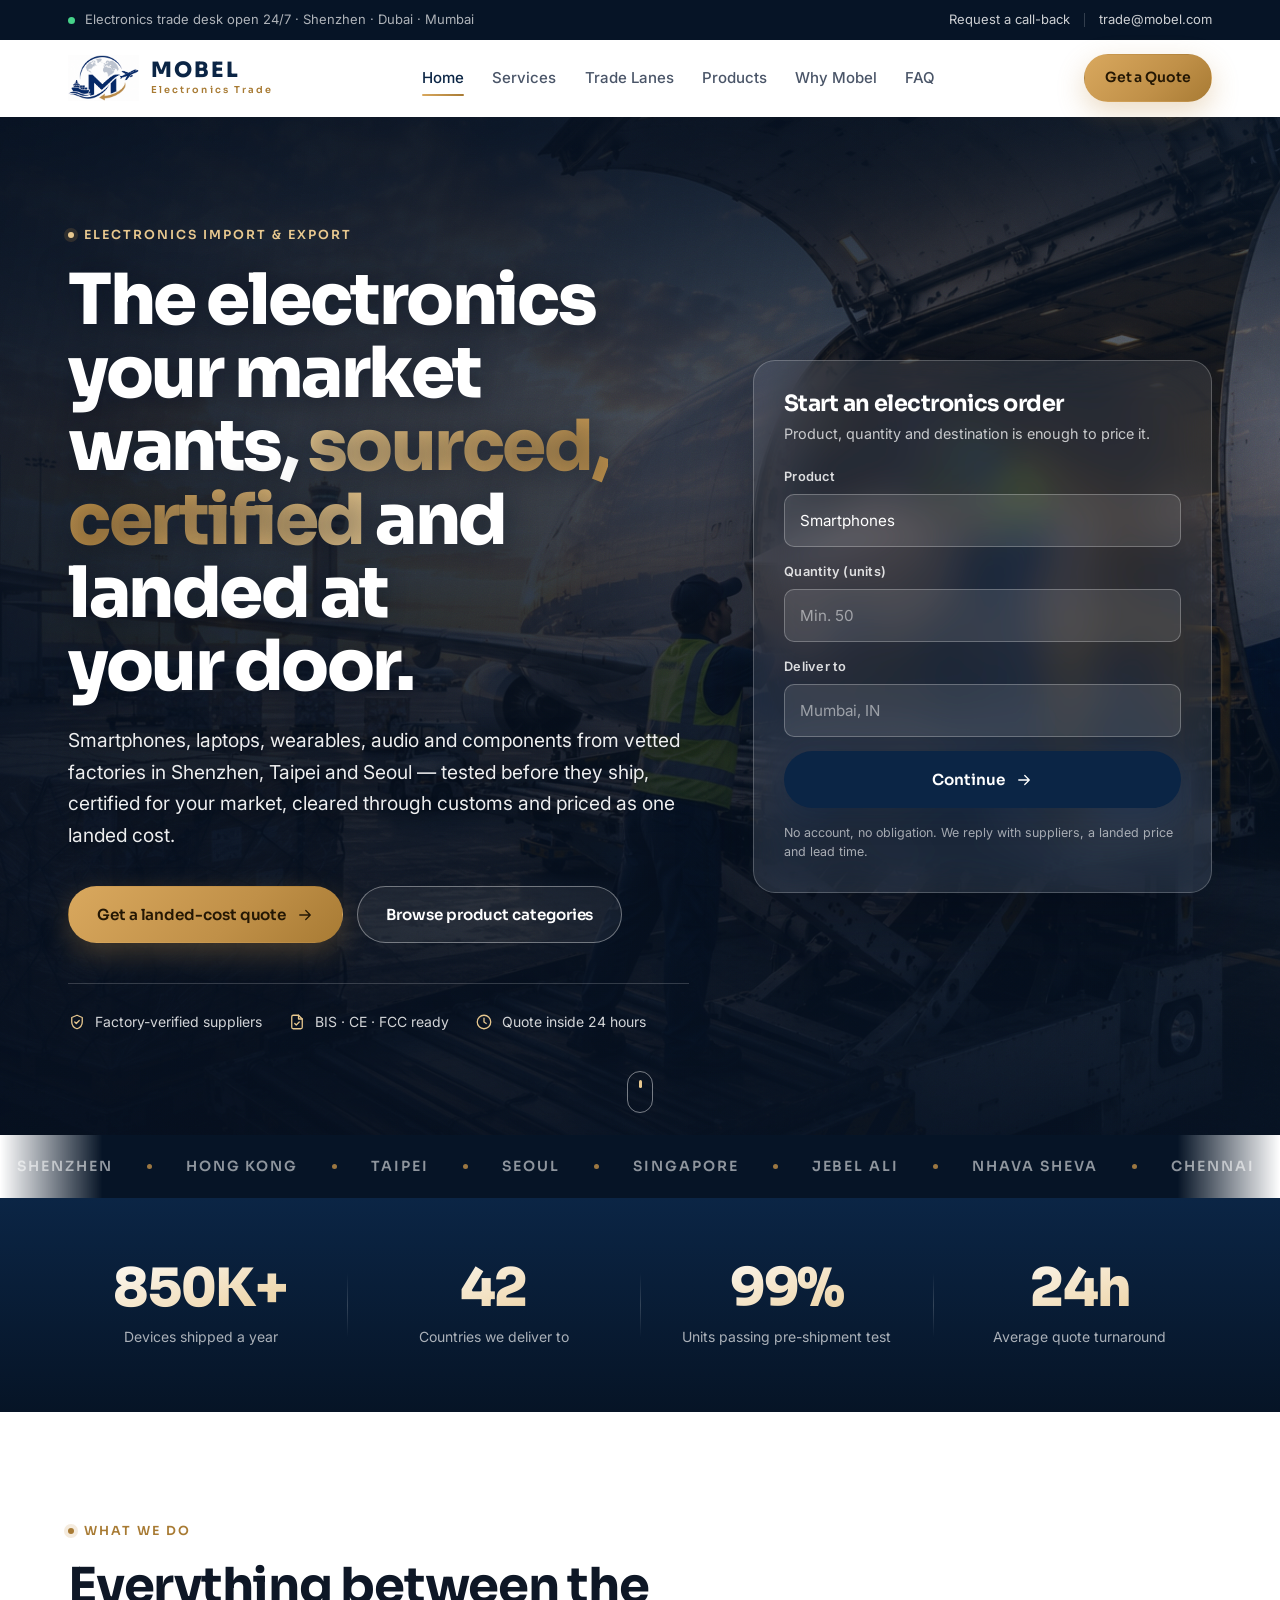
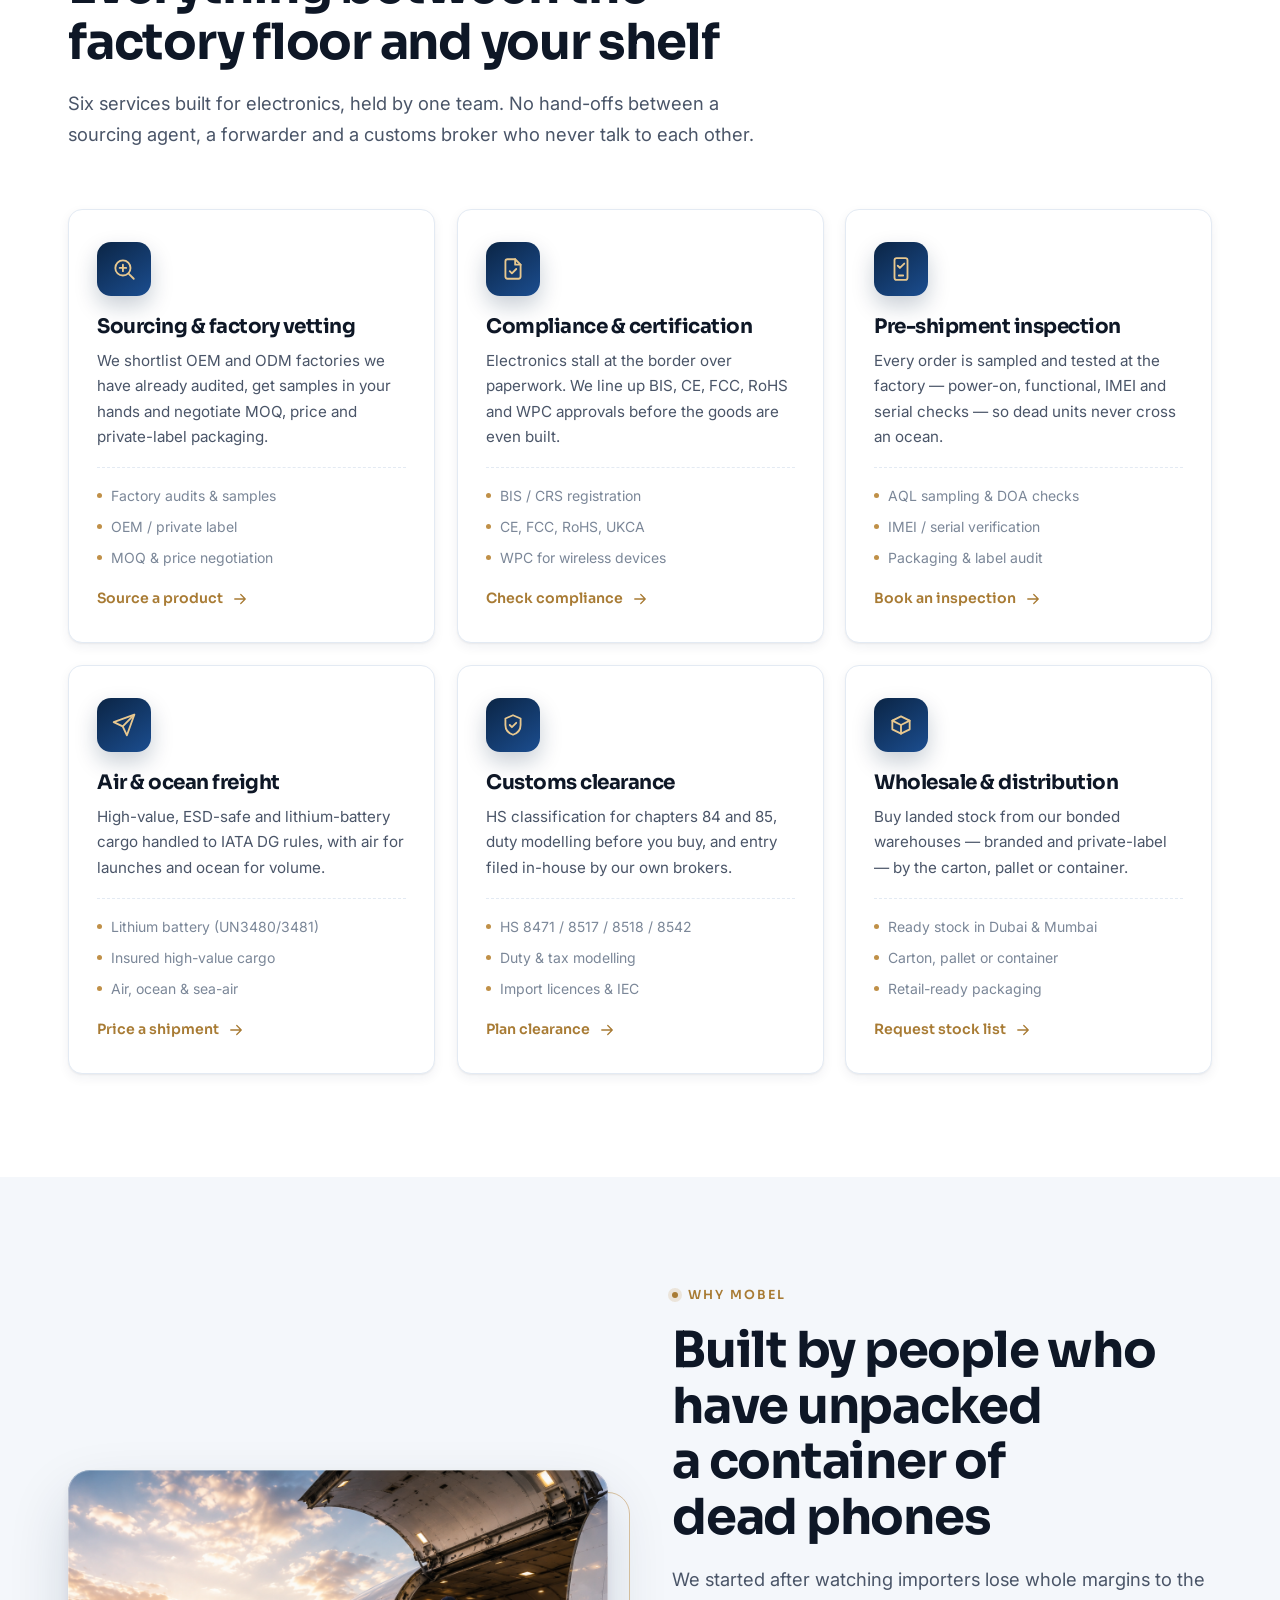
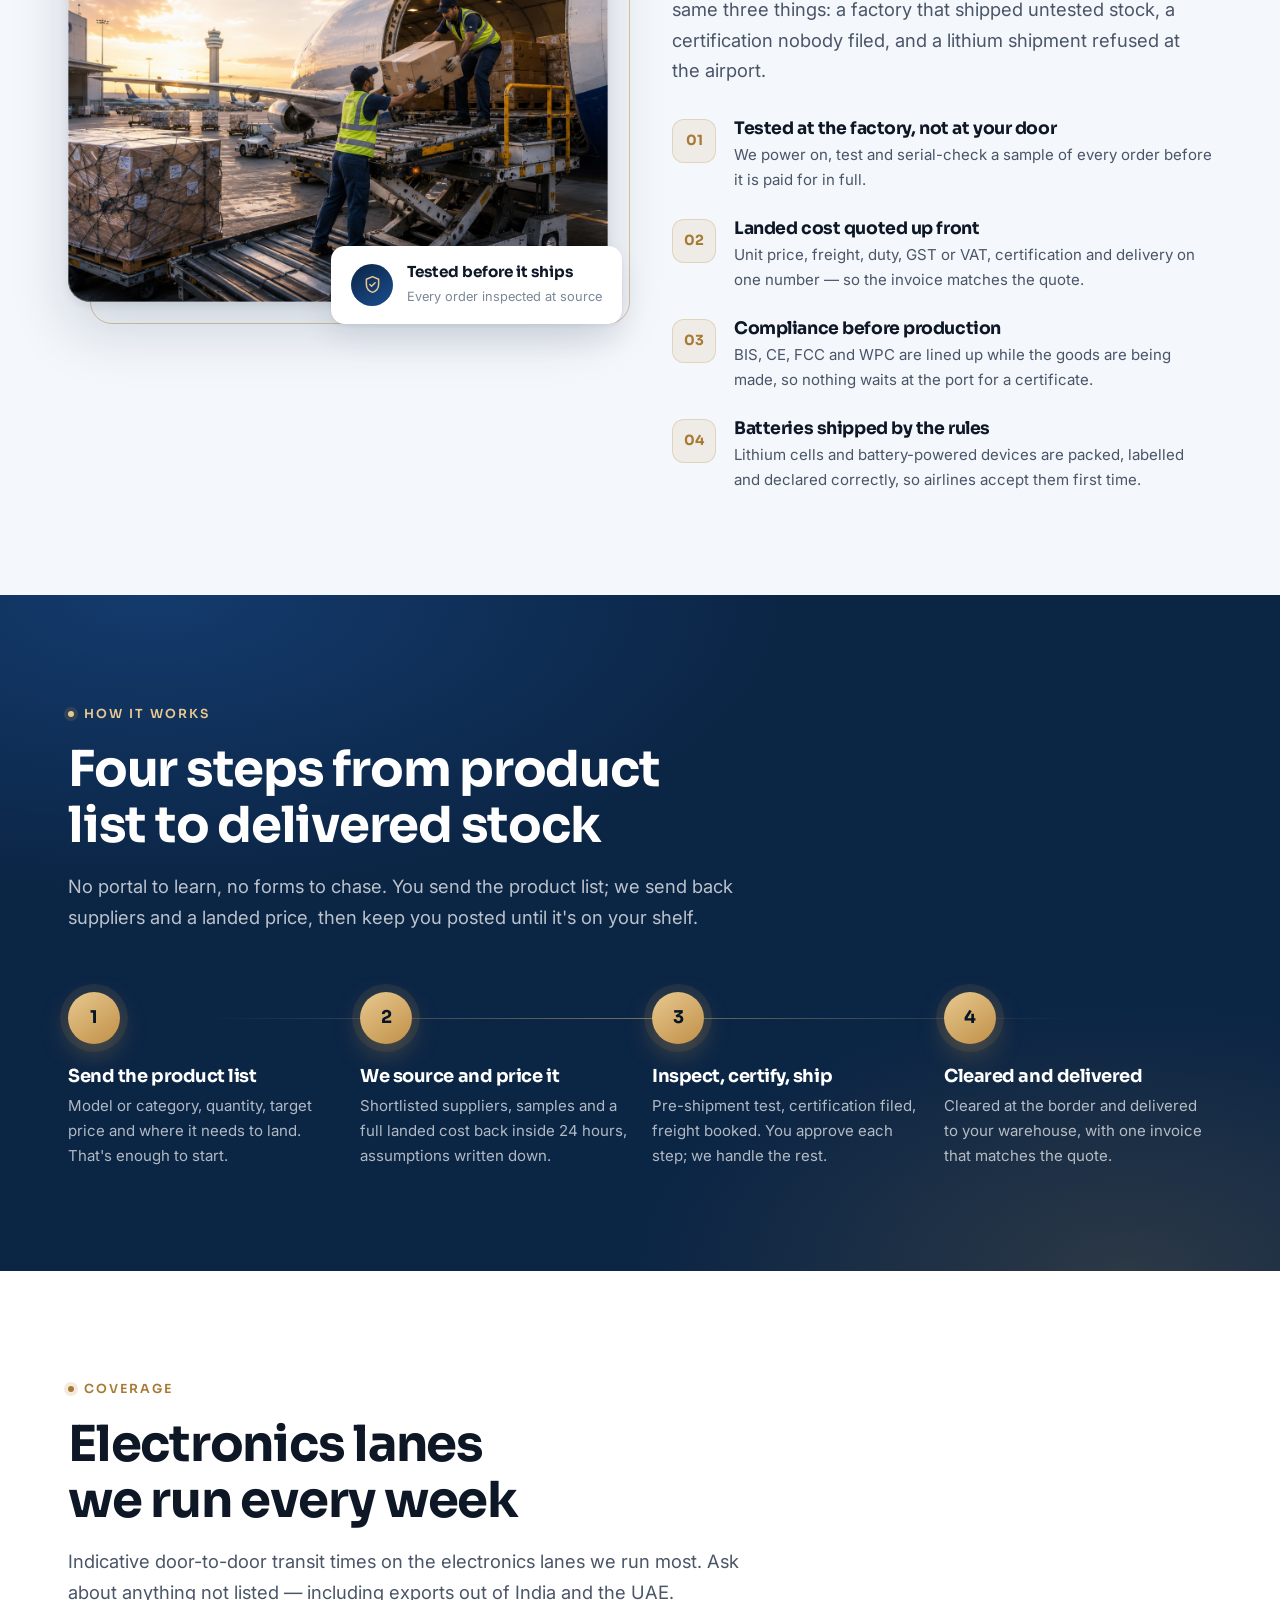
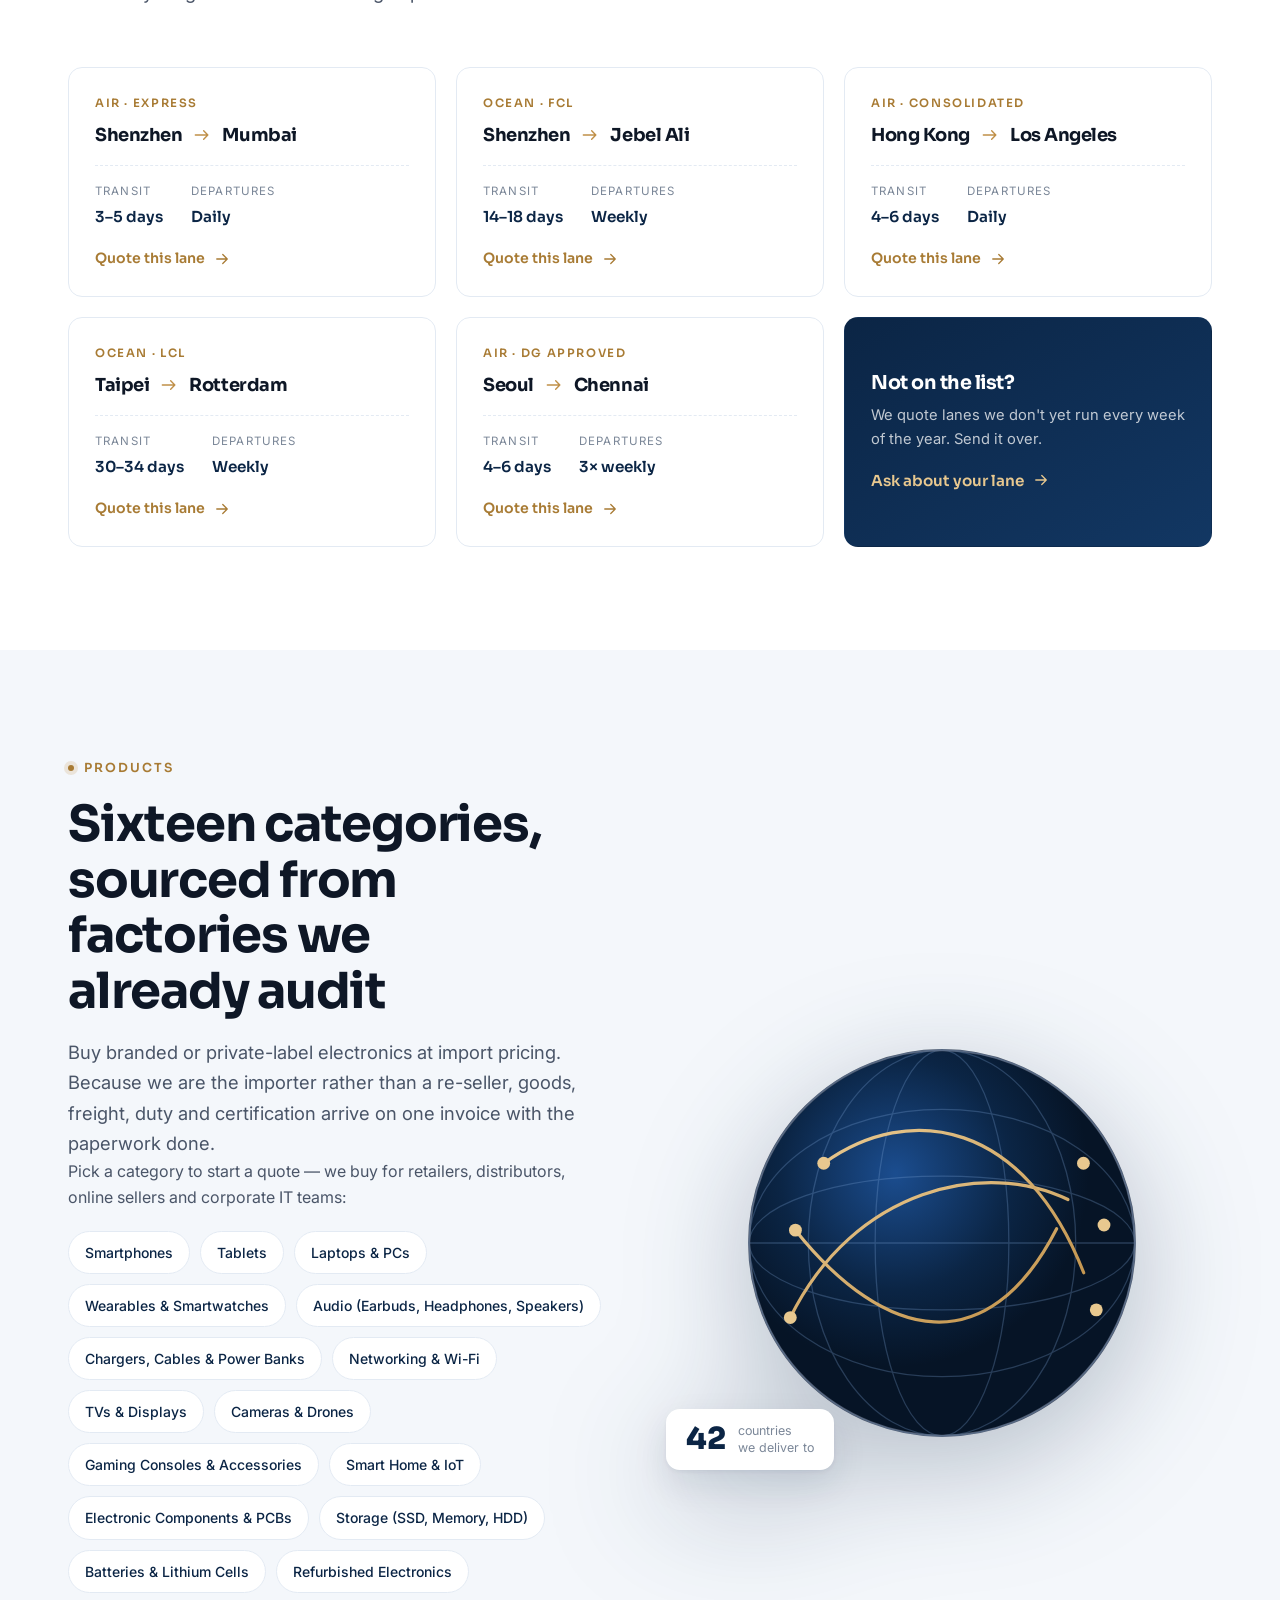
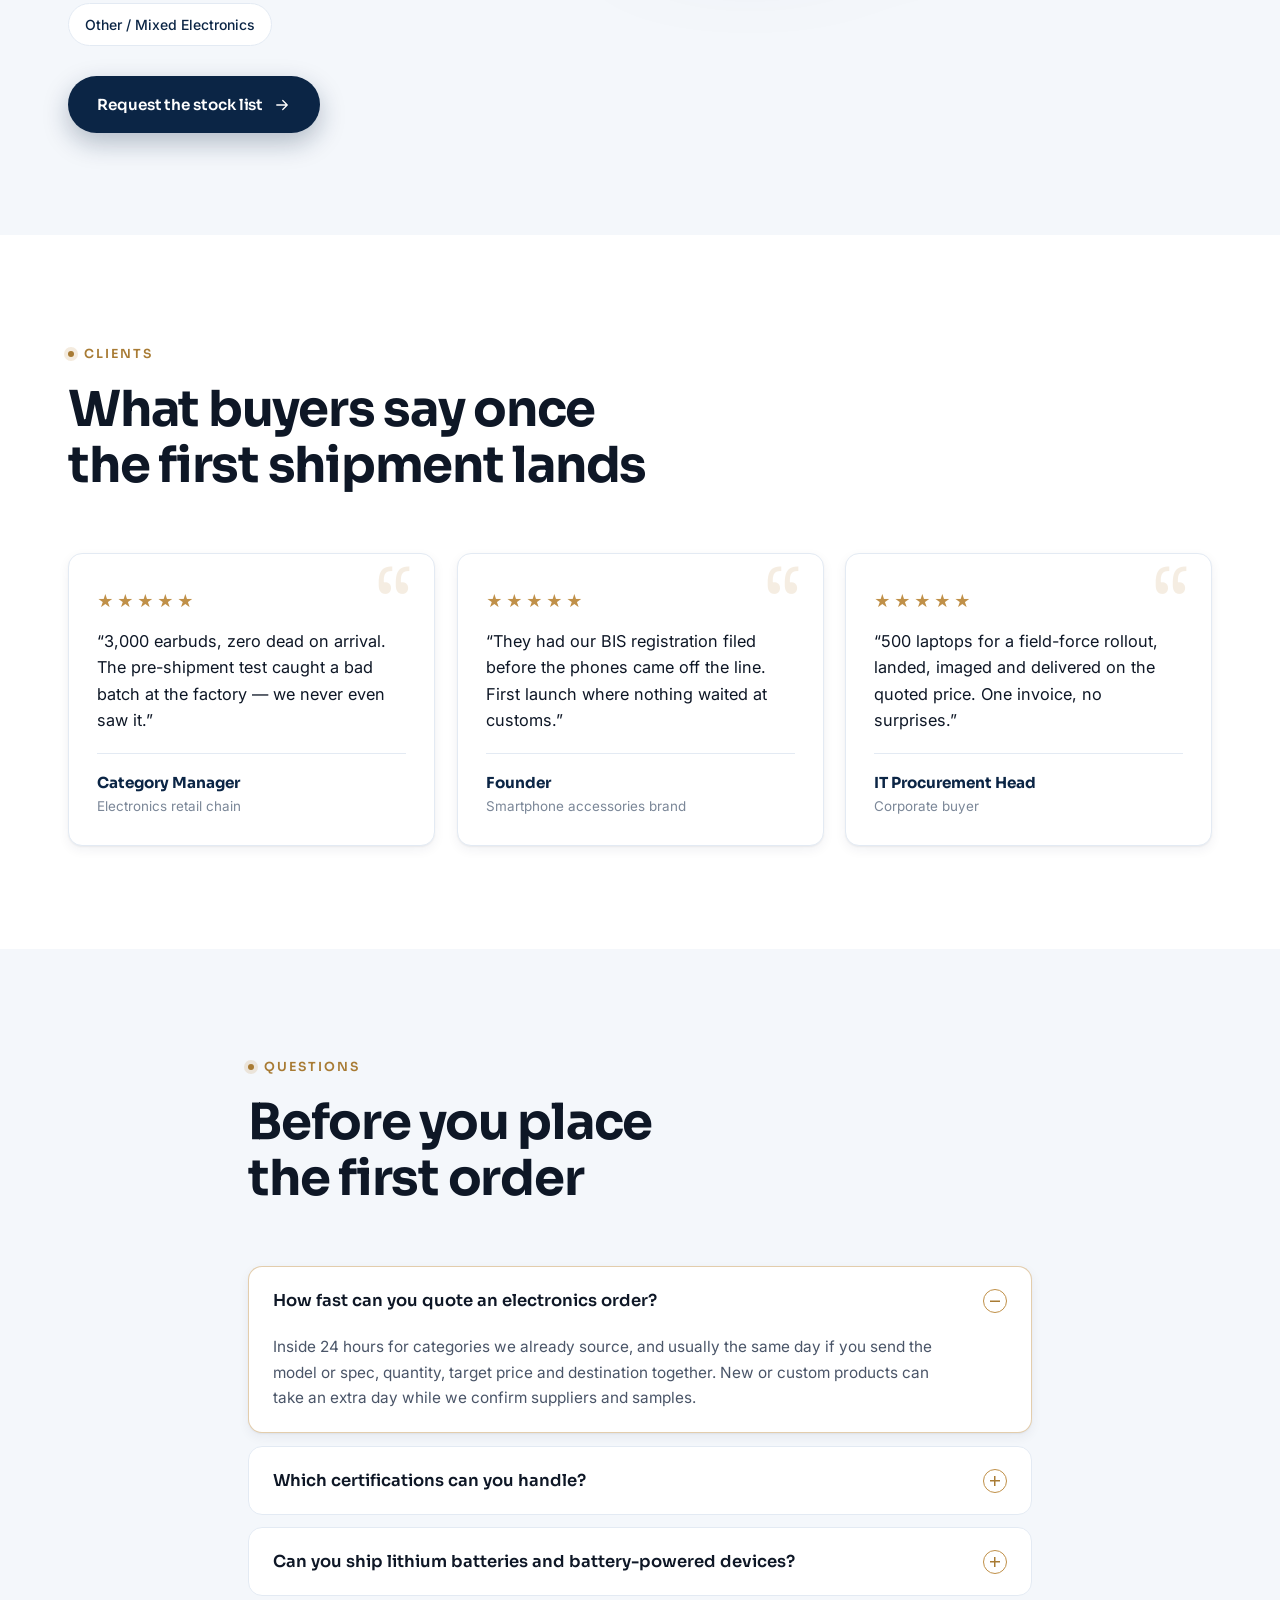
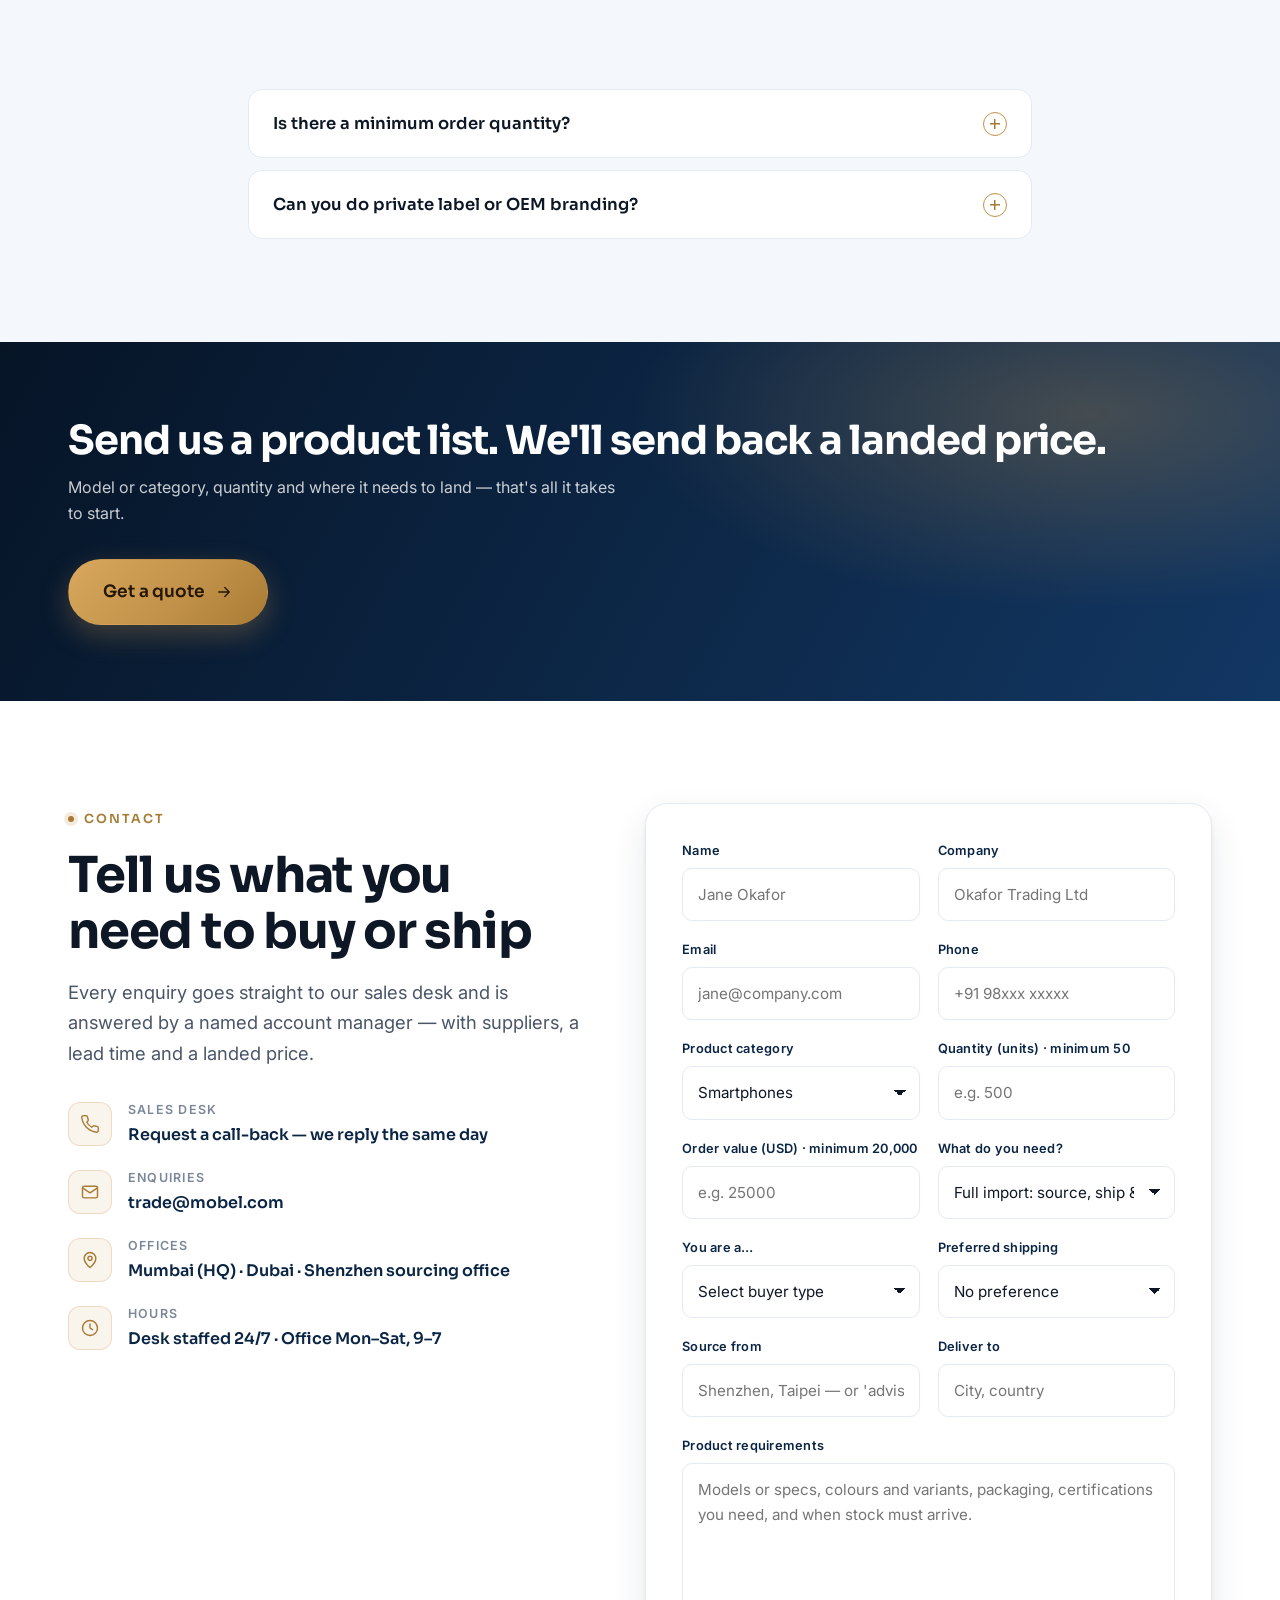
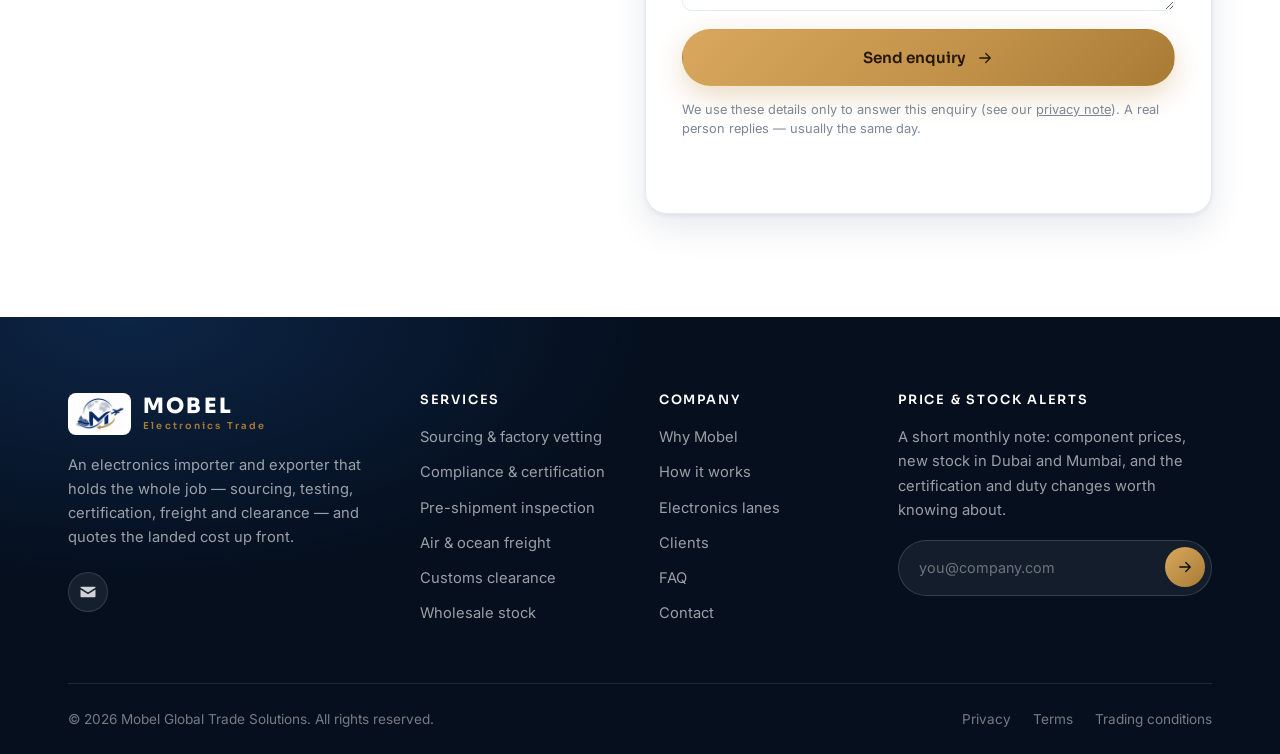
<file: index.html>
<!DOCTYPE html>
<html lang="en">
<head>
<meta charset="UTF-8" />
<meta name="viewport" content="width=device-width, initial-scale=1.0" />
<meta name="theme-color" content="#0b2545" />
<title>Mobel — Electronics Import &amp; Export | Sourcing, Freight &amp; Customs</title>

<meta name="description" content="Mobel imports and exports consumer electronics and components: factory sourcing, BIS / CE / FCC compliance, pre-shipment testing, air and ocean freight, customs clearance and wholesale supply — one team, one landed cost." />
<link rel="canonical" href="https://praneet-admin.github.io/mobel/" />

<!-- Open Graph / social preview -->
<meta property="og:type" content="website" />
<meta property="og:title" content="Mobel — Electronics Import &amp; Export" />
<meta property="og:description" content="Smartphones, laptops, wearables and components — sourced, certified, shipped and cleared by one team, priced as one landed cost." />
<meta property="og:image" content="https://praneet-admin.github.io/mobel/hero-image.png" /> 
<meta name="twitter:card" content="summary_large_image" />

<link rel="icon" href="logo.png" />
<link rel="apple-touch-icon" href="logo.png" />

<link rel="preconnect" href="https://fonts.googleapis.com" />
<link rel="preconnect" href="https://fonts.gstatic.com" crossorigin />
<link href="https://fonts.googleapis.com/css2?family=Sora:wght@500;600;700;800&family=Inter:wght@400;500;600;700&display=swap" rel="stylesheet" />

<link rel="preload" as="image" href="hero-image.png" fetchpriority="high" />
<link rel="stylesheet" href="mobel-v2.css?v=6" />

<!-- Inline and before the first paint on purpose. The scroll-reveal CSS
     only hides anything when this class is present, so with JavaScript
     off the page renders complete instead of blank. -->
<script>document.documentElement.classList.add("js");</script>

<!-- Search engines read this to show the business as a rich result.
     Replace the placeholder phone, email and address before going live. -->
<script type="application/ld+json">
{
  "@context": "https://schema.org",
  "@type": "Organization",
  "name": "Mobel Global Trade Solutions",
  "description": "Electronics import and export: sourcing, compliance, freight, customs clearance and wholesale supply.",
  "url": "https://praneet-admin.github.io/mobel/",
  "logo": "logo.png",
  "contactPoint": {
    "@type": "ContactPoint",
    "email": "trade@mobel.com",
    "contactType": "sales",
    "availableLanguage": ["English"]
  }
}
</script>
</head>

<body>

<!-- Keyboard users land here first: one tab, one Enter, straight past the nav. -->
<a href="#main" class="skip-link">Skip to content</a>

<!-- ============================================================
     UTILITY BAR — contact details above the fold, always.
     Hidden under 900px, where the same details live in the menu.
     ============================================================ -->
<div class="topbar">
  <div class="shell topbar__inner">
    <p class="topbar__note">
      <span class="pulse" aria-hidden="true"></span>
      Electronics trade desk open 24/7 · Shenzhen · Dubai · Mumbai
    </p>
    <div class="topbar__links">
      <a href="#contact">Request a call-back</a>
      <span class="topbar__sep" aria-hidden="true"></span>
      <a href="mailto:trade@mobel.com">trade@mobel.com</a>
    </div>
  </div>
</div>

<!-- ============================================================
     HEADER — sticky. Adds .is-scrolled past 40px (see mobel-v2.js),
     which tightens it and drops the glass shadow in.
     ============================================================ -->
<header class="header" id="header">
  <div class="shell header__inner">

    <a href="#home" class="brand" aria-label="Mobel — home">
      <img src="logo.png" alt="" class="brand__mark" width="830" height="540" />
      <span class="brand__text">
        MOBEL
        <small>Electronics Trade</small>
      </span>
    </a>

    <nav class="nav" id="nav" aria-label="Main">
      <ul class="nav__list">
        <li><a href="#home" class="nav__link is-active">Home</a></li>
        <li><a href="#services" class="nav__link">Services</a></li>
        <li><a href="#lanes" class="nav__link">Trade Lanes</a></li>
        <li><a href="#wholesale" class="nav__link">Products</a></li>
        <li><a href="#about" class="nav__link">Why Mobel</a></li>
        <li><a href="#faq" class="nav__link">FAQ</a></li>
      </ul>

      <!-- Only rendered inside the mobile panel; hidden on desktop. On the
           narrowest screens the header's own CTA is dropped for room, so it
           is repeated here rather than lost. -->
      <div class="nav__meta">
        <a href="#contact" class="btn btn--gold btn--full nav__cta">Get a Quote</a>
        <a href="#contact">Request a call-back</a>
        <a href="mailto:trade@mobel.com">trade@mobel.com</a>
      </div>
    </nav>

    <div class="header__actions">
      <a href="#contact" class="btn btn--gold btn--sm">Get a Quote</a>

      <button class="burger" id="burger" type="button"
              aria-label="Open menu" aria-expanded="false" aria-controls="nav">
        <span></span><span></span><span></span>
      </button>
    </div>

  </div>
</header>

<main id="main">

<!-- ============================================================
     HERO
     ============================================================ -->
<section class="hero" id="home">

  <!-- Photo lives in its own layer so it can drift (Ken Burns) without
       dragging the gradient, the grain or the copy along with it. -->
  <div class="hero__media" aria-hidden="true">
    <div class="hero__photo"></div>
    <div class="hero__veil"></div>
    <div class="hero__grain"></div>
  </div>

  <div class="shell hero__inner">

    <div class="hero__copy">

      <p class="eyebrow eyebrow--light reveal">
        <span class="eyebrow__dot" aria-hidden="true"></span>
        Electronics import &amp; export
      </p>

      <h1 class="hero__title reveal" data-reveal-delay="1">
        The electronics your market wants,
        <span class="grad">sourced, certified</span>
        and landed at your door.
      </h1>

      <p class="hero__lead reveal" data-reveal-delay="2">
        Smartphones, laptops, wearables, audio and components from vetted
        factories in Shenzhen, Taipei and Seoul — tested before they ship,
        certified for your market, cleared through customs and priced as one
        landed cost.
      </p>

      <div class="hero__actions reveal" data-reveal-delay="3">
        <a href="#contact" class="btn btn--gold">
          Get a landed-cost quote
          <svg viewBox="0 0 24 24" class="btn__arrow" aria-hidden="true"><path d="M5 12h13M13 6l6 6-6 6"/></svg>
        </a>
        <a href="#wholesale" class="btn btn--ghost">Browse product categories</a>
      </div>

      <ul class="hero__trust reveal" data-reveal-delay="4">
        <li>
          <svg viewBox="0 0 24 24" aria-hidden="true"><path d="M12 3l7 3v6c0 4.2-2.9 7.6-7 9-4.1-1.4-7-4.8-7-9V6l7-3z"/><path d="M9 12l2 2 4-4"/></svg>
          Factory-verified suppliers
        </li>
        <li>
          <svg viewBox="0 0 24 24" aria-hidden="true"><path d="M14 3H7a2 2 0 00-2 2v14a2 2 0 002 2h10a2 2 0 002-2V8z"/><path d="M14 3v5h5"/><path d="M9 14l2 2 4-4"/></svg>
          BIS · CE · FCC ready
        </li>
        <li>
          <svg viewBox="0 0 24 24" aria-hidden="true"><circle cx="12" cy="12" r="9"/><path d="M12 7v5l3 2"/></svg>
          Quote inside 24 hours
        </li>
      </ul>

    </div>

    <!-- Glass quote card. It is a real form: it posts nothing on its own,
         it hands what you typed to the full form at #contact so nobody
         types the same three answers twice. -->
    <aside class="quote reveal" data-reveal-delay="2" aria-labelledby="quote-title">
      <div class="quote__head">
        <h2 id="quote-title">Start an electronics order</h2>
        <p>Product, quantity and destination is enough to price it.</p>
      </div>

      <form class="quote__form" id="quick-quote" novalidate>
        <div class="field">
          <label for="q-cat">Product</label>
          <select id="q-cat" name="category">
            <option>Smartphones</option>
            <option>Tablets</option>
            <option>Laptops &amp; PCs</option>
            <option>Wearables &amp; Smartwatches</option>
            <option>Audio (Earbuds, Headphones, Speakers)</option>
            <option>Chargers, Cables &amp; Power Banks</option>
            <option>Networking &amp; Wi-Fi</option>
            <option>TVs &amp; Displays</option>
            <option>Cameras &amp; Drones</option>
            <option>Gaming Consoles &amp; Accessories</option>
            <option>Smart Home &amp; IoT</option>
            <option>Electronic Components &amp; PCBs</option>
            <option>Storage (SSD, Memory, HDD)</option>
            <option>Batteries &amp; Lithium Cells</option>
            <option>Refurbished Electronics</option>
            <option>Other / Mixed Electronics</option>
          </select>
        </div>
        <div class="field">
          <label for="q-qty">Quantity (units)</label>
          <input type="number" id="q-qty" name="quantity" placeholder="Min. 50" min="50" step="1" inputmode="numeric" autocomplete="off" />
        </div>
        <div class="field">
          <label for="q-to">Deliver to</label>
          <input type="text" id="q-to" name="to" placeholder="Mumbai, IN" autocomplete="off" />
        </div>
        <button type="submit" class="btn btn--navy btn--full">
          Continue
          <svg viewBox="0 0 24 24" class="btn__arrow" aria-hidden="true"><path d="M5 12h13M13 6l6 6-6 6"/></svg>
        </button>
      </form>

      <p class="quote__foot">No account, no obligation. We reply with suppliers, a landed price and lead time.</p>
    </aside>

  </div>

  <a href="#ticker" class="hero__scroll" aria-label="Scroll to next section">
    <span></span>
  </a>
</section>

<!-- ============================================================
     PORT TICKER — the marquee doubles its own content in the markup
     so the loop can restart with no visible seam.
     ============================================================ -->
<section class="ticker" id="ticker" aria-label="Electronics hubs and ports we ship through">
  <div class="ticker__track">
    <ul class="ticker__row">
      <li>Shenzhen</li><li>Hong Kong</li><li>Taipei</li><li>Seoul</li>
      <li>Singapore</li><li>Jebel Ali</li><li>Nhava Sheva</li><li>Chennai</li>
      <li>Rotterdam</li><li>Hamburg</li><li>Los Angeles</li><li>Dubai Airport</li>
    </ul>
    <ul class="ticker__row" aria-hidden="true">
      <li>Shenzhen</li><li>Hong Kong</li><li>Taipei</li><li>Seoul</li>
      <li>Singapore</li><li>Jebel Ali</li><li>Nhava Sheva</li><li>Chennai</li>
      <li>Rotterdam</li><li>Hamburg</li><li>Los Angeles</li><li>Dubai Airport</li>
    </ul>
  </div>
</section>

<!-- ============================================================
     STATS — counters animate once, when scrolled into view.
     TODO: every figure below is a placeholder. Swap in Mobel's real
     numbers before this site goes live.
     ============================================================ -->
<section class="stats" aria-label="Mobel by the numbers">
  <div class="shell stats__grid">

    <div class="stat reveal">
      <p class="stat__num"><span data-count="850" data-suffix="K+">0</span></p>
      <p class="stat__label">Devices shipped a year</p>
    </div>
    <div class="stat reveal" data-reveal-delay="1">
      <p class="stat__num"><span data-count="42" data-suffix="">0</span></p>
      <p class="stat__label">Countries we deliver to</p>
    </div>
    <div class="stat reveal" data-reveal-delay="2">
      <p class="stat__num"><span data-count="99" data-suffix="%">0</span></p>
      <p class="stat__label">Units passing pre-shipment test</p>
    </div>
    <div class="stat reveal" data-reveal-delay="3">
      <p class="stat__num"><span data-count="24" data-suffix="h">0</span></p>
      <p class="stat__label">Average quote turnaround</p>
    </div>

  </div>
</section>

<!-- ============================================================
     SERVICES
     ============================================================ -->
<section class="section" id="services">
  <div class="shell">

    <header class="section__head reveal">
      <p class="eyebrow"><span class="eyebrow__dot" aria-hidden="true"></span> What we do</p>
      <h2 class="section__title">Everything between the factory floor and your shelf</h2>
      <p class="section__lead">
        Six services built for electronics, held by one team. No hand-offs
        between a sourcing agent, a forwarder and a customs broker who never
        talk to each other.
      </p>
    </header>

    <div class="cards">

      <article class="card reveal">
        <div class="card__icon">
          <svg viewBox="0 0 24 24" aria-hidden="true"><circle cx="11" cy="11" r="7"/><path d="M21 21l-4.3-4.3"/><path d="M8 11h6M11 8v6"/></svg>
        </div>
        <h3>Sourcing &amp; factory vetting</h3>
        <p>We shortlist OEM and ODM factories we have already audited, get samples in your hands and negotiate MOQ, price and private-label packaging.</p>
        <ul class="card__list">
          <li>Factory audits &amp; samples</li>
          <li>OEM / private label</li>
          <li>MOQ &amp; price negotiation</li>
        </ul>
        <a href="#contact" class="link-arrow card__quote" data-prefill data-service="Sourcing &amp; factory vetting">
          Source a product
          <svg viewBox="0 0 24 24" aria-hidden="true"><path d="M5 12h13M13 6l6 6-6 6"/></svg>
        </a>
      </article>

      <article class="card reveal" data-reveal-delay="1">
        <div class="card__icon">
          <svg viewBox="0 0 24 24" aria-hidden="true"><path d="M14 3H7a2 2 0 00-2 2v14a2 2 0 002 2h10a2 2 0 002-2V8z"/><path d="M14 3v5h5"/><path d="M9 14l2 2 4-4"/></svg>
        </div>
        <h3>Compliance &amp; certification</h3>
        <p>Electronics stall at the border over paperwork. We line up BIS, CE, FCC, RoHS and WPC approvals before the goods are even built.</p>
        <ul class="card__list">
          <li>BIS / CRS registration</li>
          <li>CE, FCC, RoHS, UKCA</li>
          <li>WPC for wireless devices</li>
        </ul>
        <a href="#contact" class="link-arrow card__quote" data-prefill data-service="Customs &amp; compliance (BIS / CE / FCC)">
          Check compliance
          <svg viewBox="0 0 24 24" aria-hidden="true"><path d="M5 12h13M13 6l6 6-6 6"/></svg>
        </a>
      </article>

      <article class="card reveal" data-reveal-delay="2">
        <div class="card__icon">
          <svg viewBox="0 0 24 24" aria-hidden="true"><rect x="6" y="2" width="12" height="20" rx="2"/><path d="M10 18h4"/><path d="M9 9l2 2 4-4"/></svg>
        </div>
        <h3>Pre-shipment inspection</h3>
        <p>Every order is sampled and tested at the factory — power-on, functional, IMEI and serial checks — so dead units never cross an ocean.</p>
        <ul class="card__list">
          <li>AQL sampling &amp; DOA checks</li>
          <li>IMEI / serial verification</li>
          <li>Packaging &amp; label audit</li>
        </ul>
        <a href="#contact" class="link-arrow card__quote" data-prefill data-service="Pre-shipment inspection &amp; testing">
          Book an inspection
          <svg viewBox="0 0 24 24" aria-hidden="true"><path d="M5 12h13M13 6l6 6-6 6"/></svg>
        </a>
      </article>

      <article class="card reveal" data-reveal-delay="3">
        <div class="card__icon">
          <svg viewBox="0 0 24 24" aria-hidden="true"><path d="M21.5 2.5L10.8 13.2"/><path d="M21.5 2.5l-6.8 19-3.9-8.3-8.3-3.9z"/></svg>
        </div>
        <h3>Air &amp; ocean freight</h3>
        <p>High-value, ESD-safe and lithium-battery cargo handled to IATA DG rules, with air for launches and ocean for volume.</p>
        <ul class="card__list">
          <li>Lithium battery (UN3480/3481)</li>
          <li>Insured high-value cargo</li>
          <li>Air, ocean &amp; sea-air</li>
        </ul>
        <a href="#contact" class="link-arrow card__quote" data-prefill data-service="Air freight for electronics">
          Price a shipment
          <svg viewBox="0 0 24 24" aria-hidden="true"><path d="M5 12h13M13 6l6 6-6 6"/></svg>
        </a>
      </article>

      <article class="card reveal" data-reveal-delay="4">
        <div class="card__icon">
          <svg viewBox="0 0 24 24" aria-hidden="true"><path d="M12 3l7 3v6c0 4.2-2.9 7.6-7 9-4.1-1.4-7-4.8-7-9V6l7-3z"/><path d="M9 12l2 2 4-4"/></svg>
        </div>
        <h3>Customs clearance</h3>
        <p>HS classification for chapters 84 and 85, duty modelling before you buy, and entry filed in-house by our own brokers.</p>
        <ul class="card__list">
          <li>HS 8471 / 8517 / 8518 / 8542</li>
          <li>Duty &amp; tax modelling</li>
          <li>Import licences &amp; IEC</li>
        </ul>
        <a href="#contact" class="link-arrow card__quote" data-prefill data-service="Customs &amp; compliance (BIS / CE / FCC)">
          Plan clearance
          <svg viewBox="0 0 24 24" aria-hidden="true"><path d="M5 12h13M13 6l6 6-6 6"/></svg>
        </a>
      </article>

      <article class="card reveal" data-reveal-delay="5">
        <div class="card__icon">
          <svg viewBox="0 0 24 24" aria-hidden="true"><path d="M4 8l8-4 8 4-8 4z"/><path d="M4 8v8l8 4 8-4V8"/><path d="M12 12v8"/></svg>
        </div>
        <h3>Wholesale &amp; distribution</h3>
        <p>Buy landed stock from our bonded warehouses — branded and private-label — by the carton, pallet or container.</p>
        <ul class="card__list">
          <li>Ready stock in Dubai &amp; Mumbai</li>
          <li>Carton, pallet or container</li>
          <li>Retail-ready packaging</li>
        </ul>
        <a href="#contact" class="link-arrow card__quote" data-prefill data-service="Wholesale purchase from Mobel stock">
          Request stock list
          <svg viewBox="0 0 24 24" aria-hidden="true"><path d="M5 12h13M13 6l6 6-6 6"/></svg>
        </a>
      </article>

    </div>
  </div>
</section>

<!-- ============================================================
     WHY MOBEL — split: photo collage left, argument right
     ============================================================ -->
<section class="section section--mist" id="about">
  <div class="shell split">

    <div class="split__media reveal">
      <div class="frame">
        <img src="hero-image.png" alt="Mobel ground crew loading palletised electronics into a freighter at dawn" loading="lazy" width="1536" height="1024" />
      </div>

      <!-- floating credential chip -->
      <div class="badge">
        <div class="badge__ring">
          <svg viewBox="0 0 24 24" aria-hidden="true"><path d="M12 3l7 3v6c0 4.2-2.9 7.6-7 9-4.1-1.4-7-4.8-7-9V6l7-3z"/><path d="M9 12l2 2 4-4"/></svg>
        </div>
        <div>
          <strong>Tested before it ships</strong>
          <span>Every order inspected at source</span>
        </div>
      </div>
    </div>

    <div class="split__body">
      <p class="eyebrow reveal"><span class="eyebrow__dot" aria-hidden="true"></span> Why Mobel</p>
      <h2 class="section__title reveal" data-reveal-delay="1">
        Built by people who have unpacked a container of dead phones
      </h2>
      <p class="section__lead reveal" data-reveal-delay="1">
        We started after watching importers lose whole margins to the same three
        things: a factory that shipped untested stock, a certification nobody
        filed, and a lithium shipment refused at the airport.
      </p>

      <ol class="points">
        <li class="reveal" data-reveal-delay="2">
          <span class="points__n">01</span>
          <div>
            <h3>Tested at the factory, not at your door</h3>
            <p>We power on, test and serial-check a sample of every order before it is paid for in full.</p>
          </div>
        </li>
        <li class="reveal" data-reveal-delay="3">
          <span class="points__n">02</span>
          <div>
            <h3>Landed cost quoted up front</h3>
            <p>Unit price, freight, duty, GST or VAT, certification and delivery on one number — so the invoice matches the quote.</p>
          </div>
        </li>
        <li class="reveal" data-reveal-delay="4">
          <span class="points__n">03</span>
          <div>
            <h3>Compliance before production</h3>
            <p>BIS, CE, FCC and WPC are lined up while the goods are being made, so nothing waits at the port for a certificate.</p>
          </div>
        </li>
        <li class="reveal" data-reveal-delay="5">
          <span class="points__n">04</span>
          <div>
            <h3>Batteries shipped by the rules</h3>
            <p>Lithium cells and battery-powered devices are packed, labelled and declared correctly, so airlines accept them first time.</p>
          </div>
        </li>
      </ol>
    </div>

  </div>
</section>

<!-- ============================================================
     PROCESS
     ============================================================ -->
<section class="section section--navy" id="process">
  <div class="shell">

    <header class="section__head section__head--light reveal">
      <p class="eyebrow eyebrow--light"><span class="eyebrow__dot" aria-hidden="true"></span> How it works</p>
      <h2 class="section__title">Four steps from product list to delivered stock</h2>
      <p class="section__lead">
        No portal to learn, no forms to chase. You send the product list; we
        send back suppliers and a landed price, then keep you posted until it's on your shelf.
      </p>
    </header>

    <ol class="steps">
      <li class="step reveal">
        <span class="step__n">1</span>
        <h3>Send the product list</h3>
        <p>Model or category, quantity, target price and where it needs to land. That's enough to start.</p>
      </li>
      <li class="step reveal" data-reveal-delay="1">
        <span class="step__n">2</span>
        <h3>We source and price it</h3>
        <p>Shortlisted suppliers, samples and a full landed cost back inside 24 hours, assumptions written down.</p>
      </li>
      <li class="step reveal" data-reveal-delay="2">
        <span class="step__n">3</span>
        <h3>Inspect, certify, ship</h3>
        <p>Pre-shipment test, certification filed, freight booked. You approve each step; we handle the rest.</p>
      </li>
      <li class="step reveal" data-reveal-delay="3">
        <span class="step__n">4</span>
        <h3>Cleared and delivered</h3>
        <p>Cleared at the border and delivered to your warehouse, with one invoice that matches the quote.</p>
      </li>
    </ol>

  </div>
</section>

<!-- ============================================================
     TRADE LANES
     ============================================================ -->
<section class="section" id="lanes">
  <div class="shell">

    <header class="section__head reveal">
      <p class="eyebrow"><span class="eyebrow__dot" aria-hidden="true"></span> Coverage</p>
      <h2 class="section__title">Electronics lanes we run every week</h2>
      <p class="section__lead">
        Indicative door-to-door transit times on the electronics lanes we run
        most. Ask about anything not listed — including exports out of India
        and the UAE.
      </p>
    </header>

    <div class="lanes">

      <article class="lane reveal">
        <p class="lane__mode">Air · Express</p>
        <h3 class="lane__route"><span>Shenzhen</span><svg viewBox="0 0 24 24" aria-hidden="true"><path d="M4 12h15M14 7l5 5-5 5"/></svg><span>Mumbai</span></h3>
        <dl class="lane__meta">
          <div><dt>Transit</dt><dd>3–5 days</dd></div>
          <div><dt>Departures</dt><dd>Daily</dd></div>
        </dl>
        <a href="#contact" class="link-arrow lane__quote" data-prefill data-origin="Shenzhen" data-destination="Mumbai" data-service="Air freight for electronics" data-category="Smartphones">
          Quote this lane
          <svg viewBox="0 0 24 24" aria-hidden="true"><path d="M5 12h13M13 6l6 6-6 6"/></svg>
        </a>
      </article>

      <article class="lane reveal" data-reveal-delay="1">
        <p class="lane__mode">Ocean · FCL</p>
        <h3 class="lane__route"><span>Shenzhen</span><svg viewBox="0 0 24 24" aria-hidden="true"><path d="M4 12h15M14 7l5 5-5 5"/></svg><span>Jebel Ali</span></h3>
        <dl class="lane__meta">
          <div><dt>Transit</dt><dd>14–18 days</dd></div>
          <div><dt>Departures</dt><dd>Weekly</dd></div>
        </dl>
        <a href="#contact" class="link-arrow lane__quote" data-prefill data-origin="Shenzhen" data-destination="Jebel Ali" data-service="Ocean freight for electronics" data-category="Laptops &amp; PCs">
          Quote this lane
          <svg viewBox="0 0 24 24" aria-hidden="true"><path d="M5 12h13M13 6l6 6-6 6"/></svg>
        </a>
      </article>

      <article class="lane reveal" data-reveal-delay="2">
        <p class="lane__mode">Air · Consolidated</p>
        <h3 class="lane__route"><span>Hong Kong</span><svg viewBox="0 0 24 24" aria-hidden="true"><path d="M4 12h15M14 7l5 5-5 5"/></svg><span>Los Angeles</span></h3>
        <dl class="lane__meta">
          <div><dt>Transit</dt><dd>4–6 days</dd></div>
          <div><dt>Departures</dt><dd>Daily</dd></div>
        </dl>
        <a href="#contact" class="link-arrow lane__quote" data-prefill data-origin="Hong Kong" data-destination="Los Angeles" data-service="Air freight for electronics" data-category="Wearables &amp; Smartwatches">
          Quote this lane
          <svg viewBox="0 0 24 24" aria-hidden="true"><path d="M5 12h13M13 6l6 6-6 6"/></svg>
        </a>
      </article>

      <article class="lane reveal" data-reveal-delay="3">
        <p class="lane__mode">Ocean · LCL</p>
        <h3 class="lane__route"><span>Taipei</span><svg viewBox="0 0 24 24" aria-hidden="true"><path d="M4 12h15M14 7l5 5-5 5"/></svg><span>Rotterdam</span></h3>
        <dl class="lane__meta">
          <div><dt>Transit</dt><dd>30–34 days</dd></div>
          <div><dt>Departures</dt><dd>Weekly</dd></div>
        </dl>
        <a href="#contact" class="link-arrow lane__quote" data-prefill data-origin="Taipei" data-destination="Rotterdam" data-service="Ocean freight for electronics" data-category="Electronic Components &amp; PCBs">
          Quote this lane
          <svg viewBox="0 0 24 24" aria-hidden="true"><path d="M5 12h13M13 6l6 6-6 6"/></svg>
        </a>
      </article>

      <article class="lane reveal" data-reveal-delay="4">
        <p class="lane__mode">Air · DG approved</p>
        <h3 class="lane__route"><span>Seoul</span><svg viewBox="0 0 24 24" aria-hidden="true"><path d="M4 12h15M14 7l5 5-5 5"/></svg><span>Chennai</span></h3>
        <dl class="lane__meta">
          <div><dt>Transit</dt><dd>4–6 days</dd></div>
          <div><dt>Departures</dt><dd>3× weekly</dd></div>
        </dl>
        <a href="#contact" class="link-arrow lane__quote" data-prefill data-origin="Seoul" data-destination="Chennai" data-service="Air freight for electronics" data-category="Batteries &amp; Lithium Cells">
          Quote this lane
          <svg viewBox="0 0 24 24" aria-hidden="true"><path d="M5 12h13M13 6l6 6-6 6"/></svg>
        </a>
      </article>

<article class="lane lane--cta reveal" data-reveal-delay="5">
        <h3>Not on the list?</h3>
        <p>We quote lanes we don't yet run every week of the year. Send it over.</p>
        <a href="#contact" class="link-arrow">
          Ask about your lane
          <svg viewBox="0 0 24 24" aria-hidden="true"><path d="M5 12h13M13 6l6 6-6 6"/></svg>
        </a>
      </article>

    </div>
  </div>
</section>

<!-- ============================================================
     WHOLESALE
     ============================================================ -->
<section class="section section--mist" id="wholesale">
  <div class="shell split split--reverse">

    <div class="split__body">
      <p class="eyebrow reveal"><span class="eyebrow__dot" aria-hidden="true"></span> Products</p>
      <h2 class="section__title reveal" data-reveal-delay="1">Sixteen categories, sourced from factories we already audit</h2>
      <p class="section__lead reveal" data-reveal-delay="1">
        Buy branded or private-label electronics at import pricing. Because we
        are the importer rather than a re-seller, goods, freight, duty and
        certification arrive on one invoice with the paperwork done.
      </p>

      <p class="reveal" data-reveal-delay="2">
        Pick a category to start a quote — we buy for retailers, distributors, online sellers and corporate IT teams:
      </p>

      <ul class="chips reveal" data-reveal-delay="3">
        <li><a href="#contact" data-prefill data-category="Smartphones" data-service="Full import: source, ship &amp; clear">Smartphones</a></li>
        <li><a href="#contact" data-prefill data-category="Tablets" data-service="Full import: source, ship &amp; clear">Tablets</a></li>
        <li><a href="#contact" data-prefill data-category="Laptops &amp; PCs" data-service="Full import: source, ship &amp; clear">Laptops &amp; PCs</a></li>
        <li><a href="#contact" data-prefill data-category="Wearables &amp; Smartwatches" data-service="Full import: source, ship &amp; clear">Wearables &amp; Smartwatches</a></li>
        <li><a href="#contact" data-prefill data-category="Audio (Earbuds, Headphones, Speakers)" data-service="Full import: source, ship &amp; clear">Audio (Earbuds, Headphones, Speakers)</a></li>
        <li><a href="#contact" data-prefill data-category="Chargers, Cables &amp; Power Banks" data-service="Full import: source, ship &amp; clear">Chargers, Cables &amp; Power Banks</a></li>
        <li><a href="#contact" data-prefill data-category="Networking &amp; Wi-Fi" data-service="Full import: source, ship &amp; clear">Networking &amp; Wi-Fi</a></li>
        <li><a href="#contact" data-prefill data-category="TVs &amp; Displays" data-service="Full import: source, ship &amp; clear">TVs &amp; Displays</a></li>
        <li><a href="#contact" data-prefill data-category="Cameras &amp; Drones" data-service="Full import: source, ship &amp; clear">Cameras &amp; Drones</a></li>
        <li><a href="#contact" data-prefill data-category="Gaming Consoles &amp; Accessories" data-service="Full import: source, ship &amp; clear">Gaming Consoles &amp; Accessories</a></li>
        <li><a href="#contact" data-prefill data-category="Smart Home &amp; IoT" data-service="Full import: source, ship &amp; clear">Smart Home &amp; IoT</a></li>
        <li><a href="#contact" data-prefill data-category="Electronic Components &amp; PCBs" data-service="Full import: source, ship &amp; clear">Electronic Components &amp; PCBs</a></li>
        <li><a href="#contact" data-prefill data-category="Storage (SSD, Memory, HDD)" data-service="Full import: source, ship &amp; clear">Storage (SSD, Memory, HDD)</a></li>
        <li><a href="#contact" data-prefill data-category="Batteries &amp; Lithium Cells" data-service="Full import: source, ship &amp; clear">Batteries &amp; Lithium Cells</a></li>
        <li><a href="#contact" data-prefill data-category="Refurbished Electronics" data-service="Full import: source, ship &amp; clear">Refurbished Electronics</a></li>
        <li><a href="#contact" data-prefill data-category="Other / Mixed Electronics" data-service="Full import: source, ship &amp; clear">Other / Mixed Electronics</a></li>
      </ul>

      <div class="reveal" data-reveal-delay="4">
        <a href="#contact" class="btn btn--navy" data-prefill data-service="Wholesale purchase from Mobel stock">
          Request the stock list
          <svg viewBox="0 0 24 24" class="btn__arrow" aria-hidden="true"><path d="M5 12h13M13 6l6 6-6 6"/></svg>
        </a>
      </div>
    </div>

    <!-- Abstract globe. Drawn in SVG rather than shipped as a photo:
         it scales to any screen, weighs nothing, and takes the brand
         colours straight from CSS. -->
    <div class="split__media reveal">
      <div class="globe">
        <svg viewBox="0 0 420 420" role="img" aria-label="Electronics trade routes arcing between hubs around a globe">
          <defs>
            <radialGradient id="g-core" cx="38%" cy="32%">
              <stop offset="0%" stop-color="#1b4d8f" />
              <stop offset="60%" stop-color="#0b2545" />
              <stop offset="100%" stop-color="#061426" />
            </radialGradient>
            <linearGradient id="g-route" x1="0" y1="0" x2="1" y2="1">
              <stop offset="0%" stop-color="#e8c88f" />
              <stop offset="100%" stop-color="#c09048" />
            </linearGradient>
          </defs>

          <circle cx="210" cy="210" r="150" fill="url(#g-core)" />

          <g class="globe__grid" fill="none" stroke="#7fa6d8" stroke-width="1">
            <circle cx="210" cy="210" r="150" />
            <ellipse cx="210" cy="210" rx="150" ry="52" />
            <ellipse cx="210" cy="210" rx="150" ry="104" />
            <ellipse cx="210" cy="210" rx="52" ry="150" />
            <ellipse cx="210" cy="210" rx="104" ry="150" />
            <line x1="60" y1="210" x2="360" y2="210" />
          </g>

          <g fill="none" stroke="url(#g-route)" stroke-width="2.5" stroke-linecap="round">
            <path class="globe__route" d="M92 268 C 150 150, 280 140, 336 196" />
            <path class="globe__route" d="M118 148 C 190 96, 288 118, 330 262" />
            <path class="globe__route" d="M96 200 C 176 300, 268 306, 320 148" />
          </g>

          <g class="globe__nodes" fill="#e8c88f" stroke="none">
            <circle cx="92"  cy="268" r="5" />
            <circle cx="336" cy="196" r="5" />
            <circle cx="118" cy="148" r="5" />
            <circle cx="330" cy="262" r="5" />
            <circle cx="96"  cy="200" r="5" />
            <circle cx="320" cy="148" r="5" />
          </g>
        </svg>

        <div class="globe__stat">
          <strong>42</strong>
          <span>countries<br />we deliver to</span>
        </div>
      </div>
    </div>

  </div>
</section>

<!-- ============================================================
     TESTIMONIALS
     TODO: replace with real, attributable quotes before publishing.
     ============================================================ -->
<section class="section" id="clients">
  <div class="shell">

    <header class="section__head reveal">
      <p class="eyebrow"><span class="eyebrow__dot" aria-hidden="true"></span> Clients</p>
      <h2 class="section__title">What buyers say once the first shipment lands</h2>
    </header>

    <div class="quotes">
      <figure class="quotecard reveal">
        <div class="stars" aria-label="Rated 5 out of 5">★★★★★</div>
        <blockquote><p>“3,000 earbuds, zero dead on arrival. The pre-shipment test caught a bad batch at the factory — we never even saw it.”</p></blockquote>
        <figcaption><strong>Category Manager</strong><span>Electronics retail chain</span></figcaption>
      </figure>

      <figure class="quotecard reveal" data-reveal-delay="1">
        <div class="stars" aria-label="Rated 5 out of 5">★★★★★</div>
        <blockquote><p>“They had our BIS registration filed before the phones came off the line. First launch where nothing waited at customs.”</p></blockquote>
        <figcaption><strong>Founder</strong><span>Smartphone accessories brand</span></figcaption>
      </figure>

      <figure class="quotecard reveal" data-reveal-delay="2">
        <div class="stars" aria-label="Rated 5 out of 5">★★★★★</div>
        <blockquote><p>“500 laptops for a field-force rollout, landed, imaged and delivered on the quoted price. One invoice, no surprises.”</p></blockquote>
        <figcaption><strong>IT Procurement Head</strong><span>Corporate buyer</span></figcaption>
      </figure>
    </div>

  </div>
</section>

<!-- ============================================================
     FAQ — native <details>, so it works with JS switched off.
     The script only adds the "close the others" behaviour.
     ============================================================ -->
<section class="section section--mist" id="faq">
  <div class="shell faq">

    <header class="section__head reveal">
      <p class="eyebrow"><span class="eyebrow__dot" aria-hidden="true"></span> Questions</p>
      <h2 class="section__title">Before you place the first order</h2>
    </header>

    <div class="faq__list">
      <details class="qa reveal" name="faq" open>
        <summary>How fast can you quote an electronics order?</summary>
        <div class="qa__body"><p>Inside 24 hours for categories we already source, and usually the same day if you send the model or spec, quantity, target price and destination together. New or custom products can take an extra day while we confirm suppliers and samples.</p></div>
      </details>

      <details class="qa reveal" name="faq" data-reveal-delay="1">
        <summary>Which certifications can you handle?</summary>
        <div class="qa__body"><p>BIS / CRS registration for India, CE and UKCA for Europe and the UK, FCC for the US, RoHS, and WPC approval for wireless devices. We file them in the importer's name and start while the goods are in production so nothing waits at the port.</p></div>
      </details>

      <details class="qa reveal" name="faq" data-reveal-delay="2">
        <summary>Can you ship lithium batteries and battery-powered devices?</summary>
        <div class="qa__body"><p>Yes. Power banks, phones, laptops and loose cells are packed, labelled and declared to IATA dangerous-goods rules (UN3480, UN3481, UN3091). Some loose-cell volumes have to move by sea — we tell you which before you buy.</p></div>
      </details>

      <details class="qa reveal" name="faq" data-reveal-delay="3">
        <summary>What happens if units arrive dead or damaged?</summary>
        <div class="qa__body"><p>Every order is sample-tested at the factory before final payment, so most problems are caught there. Anything dead on arrival is replaced under the supplier warranty we negotiate into the order, and cargo is insured door to door.</p></div>
      </details>

      <details class="qa reveal" name="faq" data-reveal-delay="4">
        <summary>Is there a minimum order quantity?</summary>
        <div class="qa__body"><p>Yes. Every order needs at least <strong>50 units</strong> and <strong>USD 20,000</strong> in value. Customs clearance, duty filing and compliance paperwork cost roughly the same for any shipment, so smaller orders end up more expensive per unit than buying locally.</p></div>
      </details>

      <details class="qa reveal" name="faq" data-reveal-delay="5">
        <summary>Can you do private label or OEM branding?</summary>
        <div class="qa__body"><p>Yes — logo, packaging, manuals and firmware splash screens, on most accessory and audio categories and on selected phones and tablets. Expect a higher MOQ and a few extra weeks of lead time.</p></div>
      </details>
    </div>

  </div>
</section>

<!-- ============================================================
     CTA BAND
     ============================================================ -->
<section class="cta">
  <div class="shell cta__inner reveal">
    <div>
      <h2>Send us a product list. We'll send back a landed price.</h2>
      <p>Model or category, quantity and where it needs to land — that's all it takes to start.</p>
    </div>
    <a href="#contact" class="btn btn--gold btn--lg">
      Get a quote
      <svg viewBox="0 0 24 24" class="btn__arrow" aria-hidden="true"><path d="M5 12h13M13 6l6 6-6 6"/></svg>
    </a>
  </div>
</section>

<!-- ============================================================
     CONTACT
     ============================================================ -->
<section class="section" id="contact">
  <div class="shell contact">

    <div class="contact__aside">
      <p class="eyebrow reveal"><span class="eyebrow__dot" aria-hidden="true"></span> Contact</p>
      <h2 class="section__title reveal" data-reveal-delay="1">Tell us what you need to buy or ship</h2>
      <p class="section__lead reveal" data-reveal-delay="1">
        Every enquiry goes straight to our sales desk and is answered by a
        named account manager — with suppliers, a lead time and a landed price.
      </p>

      <ul class="infolist">
        <li class="reveal" data-reveal-delay="2">
          <span class="infolist__ico"><svg viewBox="0 0 24 24" aria-hidden="true"><path d="M22 16.9v3a2 2 0 01-2.2 2 19.8 19.8 0 01-8.6-3.1 19.5 19.5 0 01-6-6A19.8 19.8 0 012.1 4.2 2 2 0 014.1 2h3a2 2 0 012 1.7c.1 1 .4 1.9.7 2.8a2 2 0 01-.5 2.1L8.1 9.9a16 16 0 006 6l1.3-1.2a2 2 0 012.1-.5c.9.3 1.8.6 2.8.7a2 2 0 011.7 2z"/></svg></span>
          <div><strong>Sales desk</strong><a href="#contact">Request a call-back — we reply the same day</a></div>
        </li>
        <li class="reveal" data-reveal-delay="3">
          <span class="infolist__ico"><svg viewBox="0 0 24 24" aria-hidden="true"><rect x="3" y="5" width="18" height="14" rx="2"/><path d="M3 7l9 6 9-6"/></svg></span>
          <div><strong>Enquiries</strong><a href="mailto:trade@mobel.com">trade@mobel.com</a></div>
        </li>
        <li class="reveal" data-reveal-delay="4">
          <span class="infolist__ico"><svg viewBox="0 0 24 24" aria-hidden="true"><path d="M12 21s7-5.6 7-11a7 7 0 10-14 0c0 5.4 7 11 7 11z"/><circle cx="12" cy="10" r="2.5"/></svg></span>
          <div><strong>Offices</strong><span>Mumbai (HQ) · Dubai · Shenzhen sourcing office</span></div>
        </li>
        <li class="reveal" data-reveal-delay="5">
          <span class="infolist__ico"><svg viewBox="0 0 24 24" aria-hidden="true"><circle cx="12" cy="12" r="9"/><path d="M12 7v5l3 2"/></svg></span>
          <div><strong>Hours</strong><span>Desk staffed 24/7 · Office Mon–Sat, 9–7</span></div>
        </li>
      </ul>
    </div>

    <!-- Wired to Zoho CRM: every enquiry lands as a Lead in the
         "Mobel Website Enquiry" webform (Setup > Channels > Webforms).
         With JavaScript on, mobel-v2.js posts it into the hidden
         iframe below so the visitor never leaves the page, and adds the
         lane, service and campaign source to the Lead's description.
         With JavaScript off, the browser posts the form directly and
         Zoho redirects to thank-you.html. The xnQsjsdp / xmIwtLD keys
         are public by design: they only allow creating Leads through
         this one form. -->
    <form class="form reveal" id="contact-form" data-reveal-delay="1"
          action="https://crm.zoho.in/crm/WebToLeadForm" method="post"
          accept-charset="UTF-8" target="zoho-sink" novalidate>

      <input type="hidden" name="xnQsjsdp" value="21d52ed7ef7dcdae058d86fefa4ca5f8fd4d9bf10e56f542853f4c350cb78dd4" />
      <input type="hidden" name="zc_gad" value="" />
      <input type="hidden" name="xmIwtLD" value="39401a0bb244afa1d8baaaf94cf209eadaf9b90e48cf3129df44a09813b94b84b2759ddb3c9dc1721fca915bf5cfa9f2" />
      <input type="hidden" name="actionType" value="TGVhZHM=" />
      <input type="hidden" name="returnURL" value="https://praneet-admin.github.io/mobel/thank-you.html" />
      <input type="hidden" name="Lead Source" value="Web Research" />
      <input type="hidden" name="Lead Status" value="Not Contacted" />
      <input type="hidden" name="Rating" id="lead-rating" value="Warm" />

      <!-- Honeypot. Hidden from people, irresistible to bots: Zoho drops
           any submission where this comes back filled in. -->
      <div class="hp" aria-hidden="true">
        <label for="hp-field">Leave this empty</label>
        <input type="text" id="hp-field" name="aG9uZXlwb3Q" value="" tabindex="-1" autocomplete="off" />
      </div>

      <div class="form__row">
        <div class="field">
          <label for="name">Name</label>
          <input type="text" id="name" name="Last Name" autocomplete="name" placeholder="Jane Okafor" maxlength="80" required />
        </div>
        <div class="field">
          <label for="company">Company</label>
          <input type="text" id="company" name="Company" autocomplete="organization" placeholder="Okafor Trading Ltd" maxlength="200" />
        </div>
      </div>

      <div class="form__row">
        <div class="field">
          <label for="email">Email</label>
          <input type="email" id="email" name="Email" autocomplete="email" placeholder="jane@company.com" maxlength="100" required />
        </div>
        <div class="field">
          <label for="phone">Phone</label>
          <input type="tel" id="phone" name="Phone" autocomplete="tel" placeholder="+91 98xxx xxxxx" maxlength="30" />
        </div>
      </div>

      <div class="form__row">
        <div class="field">
          <label for="category">Product category</label>
          <select id="category" name="Industry">
            <option>Smartphones</option>
            <option>Tablets</option>
            <option>Laptops &amp; PCs</option>
            <option>Wearables &amp; Smartwatches</option>
            <option>Audio (Earbuds, Headphones, Speakers)</option>
            <option>Chargers, Cables &amp; Power Banks</option>
            <option>Networking &amp; Wi-Fi</option>
            <option>TVs &amp; Displays</option>
            <option>Cameras &amp; Drones</option>
            <option>Gaming Consoles &amp; Accessories</option>
            <option>Smart Home &amp; IoT</option>
            <option>Electronic Components &amp; PCBs</option>
            <option>Storage (SSD, Memory, HDD)</option>
            <option>Batteries &amp; Lithium Cells</option>
            <option>Refurbished Electronics</option>
            <option>Other / Mixed Electronics</option>
          </select>
        </div>
        <div class="field">
          <label for="quantity">Quantity (units) · minimum 50</label>
          <input type="number" id="quantity" name="No of Employees" placeholder="e.g. 500" min="50" step="1" inputmode="numeric" required />
        </div>
      </div>

      <div class="form__row">
        <div class="field">
          <label for="budget">Order value (USD) · minimum 20,000</label>
          <input type="number" id="budget" name="Annual Revenue" placeholder="e.g. 25000" min="20000" step="100" inputmode="numeric" required />
        </div>
        <div class="field">
          <label for="service">What do you need?</label>
          <select id="service" name="service">
          <option>Full import: source, ship &amp; clear</option>
          <option>Sourcing &amp; factory vetting</option>
          <option>Air freight for electronics</option>
          <option>Ocean freight for electronics</option>
          <option>Customs &amp; compliance (BIS / CE / FCC)</option>
          <option>Pre-shipment inspection &amp; testing</option>
          <option>Export from India / UAE</option>
          <option>Wholesale purchase from Mobel stock</option>
          <option>Not sure yet — advise me</option>
          </select>
        </div>
      </div>

      <div class="form__row">
        <div class="field">
          <label for="buyer-type">You are a…</label>
          <select id="buyer-type" name="LEADCF3">
          <option value="">Select buyer type</option>
          <option>Retailer</option>
          <option>Distributor / Wholesaler</option>
          <option>Corporate buyer</option>
          <option>E-commerce seller</option>
          <option>System integrator</option>
          <option>Individual</option>
          </select>
        </div>
        <div class="field">
          <label for="ship-mode">Preferred shipping</label>
          <select id="ship-mode" name="LEADCF4">
          <option value="">No preference</option>
          <option>Air freight</option>
          <option>Sea freight</option>
          <option>Express courier</option>
          </select>
        </div>
      </div>

      <div class="form__row">
        <div class="field">
          <label for="origin">Source from</label>
          <input type="text" id="origin" name="origin" placeholder="Shenzhen, Taipei — or 'advise me'" />
        </div>
        <div class="field">
          <label for="destination">Deliver to</label>
          <input type="text" id="destination" name="destination" placeholder="City, country" />
        </div>
      </div>

      <div class="field">
        <label for="message">Product requirements</label>
        <textarea id="message" name="Description" required maxlength="2500" placeholder="Models or specs, colours and variants, packaging, certifications you need, and when stock must arrive."></textarea>
      </div>

      <button type="submit" class="btn btn--gold btn--full">
        Send enquiry
        <svg viewBox="0 0 24 24" class="btn__arrow" aria-hidden="true"><path d="M5 12h13M13 6l6 6-6 6"/></svg>
      </button>

      <p class="form__note">We use these details only to answer this enquiry (see our <a href="policies.html#privacy">privacy note</a>). A real person replies — usually the same day.</p>

      <!-- aria-live so a screen reader announces the result without moving focus -->
      <p class="form__status" id="form-status" role="status" aria-live="polite"></p>
    </form>

    <!-- Both forms post here, so the visitor stays on the page while
         Zoho records the Lead. -->
    <iframe name="zoho-sink" id="zoho-sink" title="Form submission" class="sink" tabindex="-1" aria-hidden="true"></iframe>

  </div>
</section>

</main>

<!-- ============================================================
     FOOTER
     ============================================================ -->
<footer class="footer">
  <div class="shell">

    <div class="footer__top">

      <div class="footer__brand">
        <a href="#home" class="brand brand--footer">
          <img src="logo.png" alt="" class="brand__mark" width="830" height="540" />
          <span class="brand__text">MOBEL<small>Electronics Trade</small></span>
        </a>
        <p>
          An electronics importer and exporter that holds the whole job —
          sourcing, testing, certification, freight and clearance — and quotes the landed cost up front.
        </p>
        <div class="social">
          <a href="mailto:trade@mobel.com" aria-label="Email Mobel"><svg viewBox="0 0 24 24" aria-hidden="true"><path d="M3 5h18a1 1 0 011 1v.4l-10 6.3L2 6.4V6a1 1 0 011-1zm19 3.7V18a1 1 0 01-1 1H3a1 1 0 01-1-1V8.7l9.5 5.9a1 1 0 001 0z"/></svg></a>
        </div>
      </div>

      <nav class="footer__col" aria-label="Services">
        <h3>Services</h3>
        <ul>
          <li><a href="#services">Sourcing &amp; factory vetting</a></li>
          <li><a href="#services">Compliance &amp; certification</a></li>
          <li><a href="#services">Pre-shipment inspection</a></li>
          <li><a href="#services">Air &amp; ocean freight</a></li>
          <li><a href="#services">Customs clearance</a></li>
          <li><a href="#wholesale">Wholesale stock</a></li>
        </ul>
      </nav>

      <nav class="footer__col" aria-label="Company">
        <h3>Company</h3>
        <ul>
          <li><a href="#about">Why Mobel</a></li>
          <li><a href="#process">How it works</a></li>
          <li><a href="#lanes">Electronics lanes</a></li>
          <li><a href="#clients">Clients</a></li>
          <li><a href="#faq">FAQ</a></li>
          <li><a href="#contact">Contact</a></li>
        </ul>
      </nav>

      <div class="footer__col footer__col--wide">
        <h3>Price &amp; stock alerts</h3>
        <p>A short monthly note: component prices, new stock in Dubai and Mumbai, and the certification and duty changes worth knowing about.</p>
        <form class="subscribe" id="subscribe" novalidate>
          <label class="sr-only" for="sub-email">Email address</label>
          <input type="email" id="sub-email" name="email" placeholder="you@company.com" required />
          <button type="submit" aria-label="Subscribe">
            <svg viewBox="0 0 24 24" aria-hidden="true"><path d="M5 12h13M13 6l6 6-6 6"/></svg>
          </button>
        </form>
        <p class="subscribe__status" id="sub-status" role="status" aria-live="polite"></p>
      </div>

    </div>

    <div class="footer__bottom">
      <p>&copy; 2026 Mobel Global Trade Solutions. All rights reserved.</p>
      <ul>
        <li><a href="policies.html#privacy">Privacy</a></li>
        <li><a href="policies.html#terms">Terms</a></li>
        <li><a href="policies.html#trading">Trading conditions</a></li>
      </ul>
    </div>

  </div>
</footer>

<!-- Back to top. The ring fills as you scroll, so it doubles as a
     read-progress indicator. -->
<a href="#home" class="totop" id="totop" aria-label="Back to top">
  <svg class="totop__ring" viewBox="0 0 44 44" aria-hidden="true">
    <circle class="totop__track" cx="22" cy="22" r="20" />
    <circle class="totop__fill" cx="22" cy="22" r="20" id="totop-fill" />
  </svg>
  <svg class="totop__arrow" viewBox="0 0 24 24" aria-hidden="true"><path d="M12 19V5M6 11l6-6 6 6"/></svg>
</a>

<script src="mobel-v2.js?v=8" defer></script>
<!-- Zoho SalesIQ live chat: visitors who chat are pushed to Zoho CRM as Leads (Lead Source: Chat) -->
<script>window.$zoho=window.$zoho || {};$zoho.salesiq=$zoho.salesiq||{ready:function(){}}</script><script id="zsiqscript" src="https://salesiq.zohopublic.in/widget?wc=siq1edf17887ad7cd2992fdc34a3bb763e55ad2f8c0a1cfd3e061923dbb8752e018" defer></script>
</body>
</html>
</file>
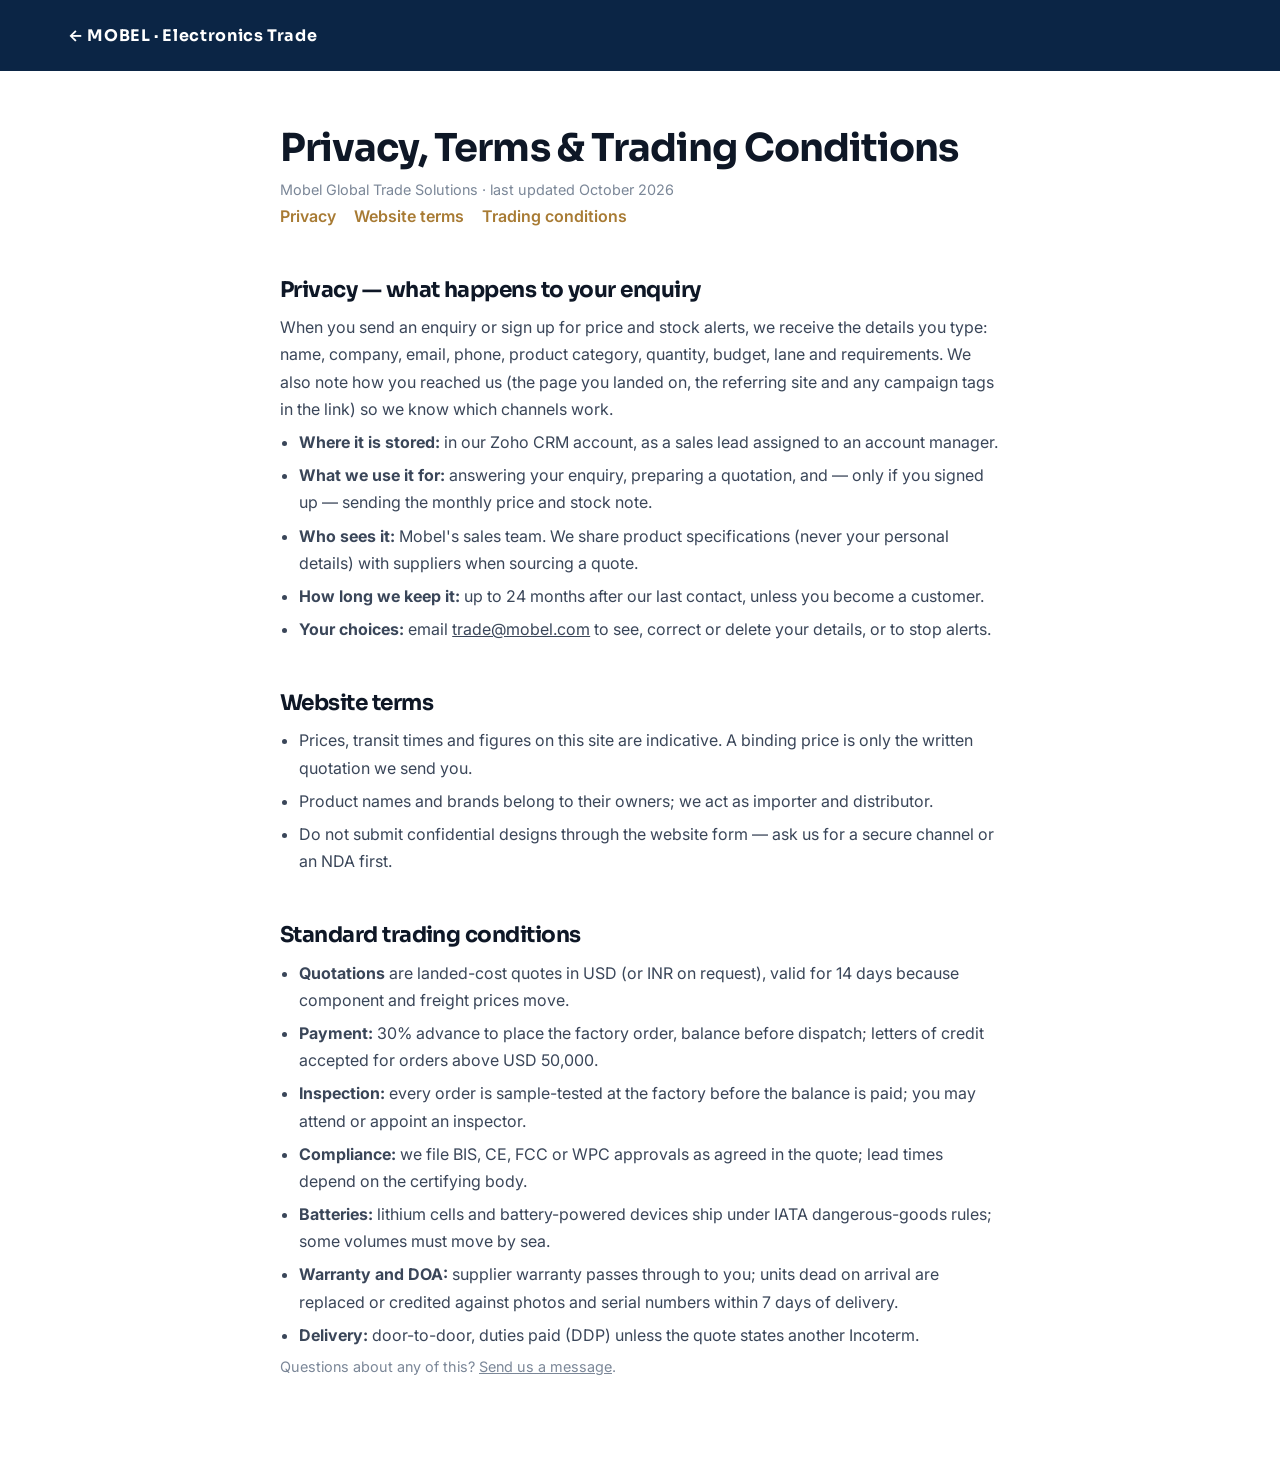
<file: policies.html>
<!DOCTYPE html>
<html lang="en">
<head>
<meta charset="UTF-8" />
<meta name="viewport" content="width=device-width, initial-scale=1.0" />
<meta name="theme-color" content="#0b2545" />
<title>Privacy, Terms &amp; Trading Conditions — Mobel</title>
<meta name="description" content="How Mobel Global Trade Solutions handles enquiry data, the terms of this website, and our standard trading conditions for electronics orders." />
<link rel="icon" href="logo.png" />
<link rel="preconnect" href="https://fonts.googleapis.com" />
<link rel="preconnect" href="https://fonts.gstatic.com" crossorigin />
<link href="https://fonts.googleapis.com/css2?family=Sora:wght@500;600;700;800&family=Inter:wght@400;500;600;700&display=swap" rel="stylesheet" />
<link rel="stylesheet" href="mobel-v2.css?v=6" />
<style>
  .policy-top { background: #0b2545; color: #fff; padding: 22px 0; }
  .policy-top a { color: #fff; text-decoration: none; font-family: var(--font-display, "Sora", sans-serif); font-weight: 700; letter-spacing: .04em; }
  .policy { max-width: 760px; margin: 0 auto; padding: 56px 20px 80px; line-height: 1.7; color: var(--ink, #0e1726); }
  .policy h1 { font-family: var(--font-display, "Sora", sans-serif); font-size: clamp(1.8rem, 4vw, 2.4rem); margin: 0 0 8px; }
  .policy h2 { font-family: var(--font-display, "Sora", sans-serif); font-size: 1.35rem; margin: 48px 0 12px; scroll-margin-top: 24px; }
  .policy p, .policy li { color: #3a4659; }
  .policy ul { padding-left: 1.2em; list-style: disc; }
  .policy li { margin: 6px 0; }
  .policy .muted { color: var(--muted, #7b8798); font-size: .9rem; }
  .policy nav a { margin-right: 18px; color: var(--gold-600, #a9772f); font-weight: 600; text-decoration: none; }
</style>
</head>
<body>
<header class="policy-top"><div class="shell"><a href="./">← MOBEL · Electronics Trade</a></div></header>

<main class="policy">
  <h1>Privacy, Terms &amp; Trading Conditions</h1>
  <p class="muted">Mobel Global Trade Solutions · last updated October 2026</p>
  <nav><a href="#privacy">Privacy</a><a href="#terms">Website terms</a><a href="#trading">Trading conditions</a></nav>

  <h2 id="privacy">Privacy — what happens to your enquiry</h2>
  <p>When you send an enquiry or sign up for price and stock alerts, we receive the details you type: name, company, email, phone, product category, quantity, budget, lane and requirements. We also note how you reached us (the page you landed on, the referring site and any campaign tags in the link) so we know which channels work.</p>
  <ul>
    <li><strong>Where it is stored:</strong> in our Zoho CRM account, as a sales lead assigned to an account manager.</li>
    <li><strong>What we use it for:</strong> answering your enquiry, preparing a quotation, and — only if you signed up — sending the monthly price and stock note.</li>
    <li><strong>Who sees it:</strong> Mobel's sales team. We share product specifications (never your personal details) with suppliers when sourcing a quote.</li>
    <li><strong>How long we keep it:</strong> up to 24 months after our last contact, unless you become a customer.</li>
    <li><strong>Your choices:</strong> email <a href="mailto:trade@mobel.com">trade@mobel.com</a> to see, correct or delete your details, or to stop alerts.</li>
  </ul>

  <h2 id="terms">Website terms</h2>
  <ul>
    <li>Prices, transit times and figures on this site are indicative. A binding price is only the written quotation we send you.</li>
    <li>Product names and brands belong to their owners; we act as importer and distributor.</li>
    <li>Do not submit confidential designs through the website form — ask us for a secure channel or an NDA first.</li>
  </ul>

  <h2 id="trading">Standard trading conditions</h2>
  <ul>
    <li><strong>Quotations</strong> are landed-cost quotes in USD (or INR on request), valid for 14 days because component and freight prices move.</li>
    <li><strong>Payment:</strong> 30% advance to place the factory order, balance before dispatch; letters of credit accepted for orders above USD 50,000.</li>
    <li><strong>Inspection:</strong> every order is sample-tested at the factory before the balance is paid; you may attend or appoint an inspector.</li>
    <li><strong>Compliance:</strong> we file BIS, CE, FCC or WPC approvals as agreed in the quote; lead times depend on the certifying body.</li>
    <li><strong>Batteries:</strong> lithium cells and battery-powered devices ship under IATA dangerous-goods rules; some volumes must move by sea.</li>
    <li><strong>Warranty and DOA:</strong> supplier warranty passes through to you; units dead on arrival are replaced or credited against photos and serial numbers within 7 days of delivery.</li>
    <li><strong>Delivery:</strong> door-to-door, duties paid (DDP) unless the quote states another Incoterm.</li>
  </ul>
  <p class="muted">Questions about any of this? <a href="./#contact">Send us a message</a>.</p>
</main>
<!-- Zoho SalesIQ live chat: visitors who chat are pushed to Zoho CRM as Leads (Lead Source: Chat) -->
<script>window.$zoho=window.$zoho || {};$zoho.salesiq=$zoho.salesiq||{ready:function(){}}</script><script id="zsiqscript" src="https://salesiq.zohopublic.in/widget?wc=siq1edf17887ad7cd2992fdc34a3bb763e55ad2f8c0a1cfd3e061923dbb8752e018" defer></script>
</body>
</html>
</file>
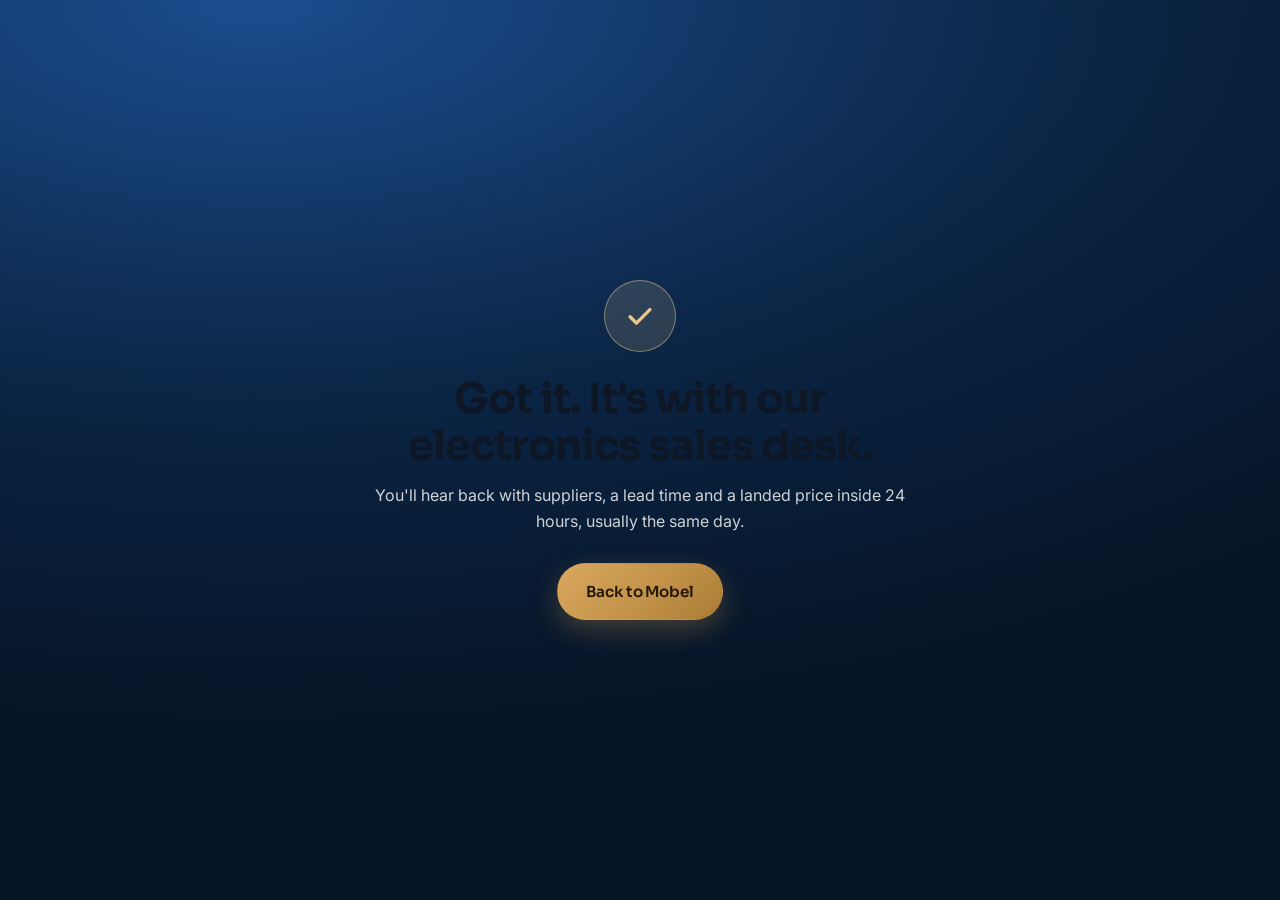
<file: thank-you.html>
<!DOCTYPE html>
<html lang="en">
<head>
<meta charset="UTF-8" />
<meta name="viewport" content="width=device-width, initial-scale=1.0" />
<meta name="theme-color" content="#0b2545" />
<meta name="robots" content="noindex" />
<title>Thank you — Mobel</title>
<link rel="icon" href="logo.png" />
<link rel="preconnect" href="https://fonts.googleapis.com" />
<link rel="preconnect" href="https://fonts.gstatic.com" crossorigin />
<link href="https://fonts.googleapis.com/css2?family=Sora:wght@500;600;700;800&family=Inter:wght@400;500;600;700&display=swap" rel="stylesheet" />
<link rel="stylesheet" href="mobel-v2.css" />
<style>
  /* Zoho redirects here after a submission. With JavaScript on, that
     happens inside a hidden iframe and nobody sees this page; it is
     the visible confirmation only when scripting is off. */
  .thanks {
    min-height: 100vh;
    display: grid;
    place-items: center;
    padding: 48px 20px;
    background: radial-gradient(120% 80% at 20% 0%, #1b4d8f 0%, #0b2545 55%, #061426 100%);
    color: #fff;
    text-align: center;
  }
  .thanks__card { max-width: 560px; }
  .thanks__tick {
    width: 72px; height: 72px; margin: 0 auto 24px;
    display: grid; place-items: center;
    border-radius: 50%;
    background: rgba(232, 200, 143, .15);
    border: 1px solid rgba(232, 200, 143, .5);
  }
  .thanks__tick svg { width: 34px; height: 34px; fill: none; stroke: #e8c88f; stroke-width: 2.4; stroke-linecap: round; stroke-linejoin: round; }
  .thanks h1 { font-family: var(--font-display, "Sora", sans-serif); font-size: clamp(1.8rem, 5vw, 2.6rem); margin: 0 0 14px; }
  .thanks p { color: rgba(255, 255, 255, .8); line-height: 1.6; margin: 0 0 28px; }
</style>
</head>
<body>
<main class="thanks">
  <div class="thanks__card">
    <div class="thanks__tick"><svg viewBox="0 0 24 24" aria-hidden="true"><path d="M5 12.5l4.5 4.5L19 7.5"/></svg></div>
    <h1>Got it. It's with our electronics sales desk.</h1>
    <p>You'll hear back with suppliers, a lead time and a landed price inside 24 hours, usually the same day.</p>
    <a href="./" class="btn btn--gold">Back to Mobel</a>
  </div>
</main>
<!-- Zoho SalesIQ live chat: visitors who chat are pushed to Zoho CRM as Leads (Lead Source: Chat) -->
<script>window.$zoho=window.$zoho || {};$zoho.salesiq=$zoho.salesiq||{ready:function(){}}</script><script id="zsiqscript" src="https://salesiq.zohopublic.in/widget?wc=siq1edf17887ad7cd2992fdc34a3bb763e55ad2f8c0a1cfd3e061923dbb8752e018" defer></script>
</body>
</html>
</file>
<file: mobel-v2.css>
/* ============================================================
   MOBEL — Global Trade
   Version 2. Plain CSS, no framework, no build step.

   Everything below hangs off the token block in :root. Change a
   colour, a radius or the page measure there and it changes
   everywhere at once — there are no hard-coded hexes further down
   except inside the two photographic gradients.
   ============================================================ */

:root {
  /* ---- brand ---- */
  --navy-900: #050f1e;
  --navy-800: #061426;
  --navy-700: #0b2545;
  --navy-600: #123763;
  --navy-500: #1b4d8f;

  --gold-600: #a87b34;
  --gold-500: #c09048;
  --gold-400: #d9a85e;
  --gold-300: #e8c88f;

  /* ---- neutrals ---- */
  --ink:    #0e1726;
  --body:   #4a5568;
  --muted:  #7b8798;
  --line:   #e3eaf3;
  --mist:   #f4f7fb;
  --white:  #ffffff;

  /* ---- type ---- */
  --font-display: "Sora", "Inter", -apple-system, BlinkMacSystemFont, "Segoe UI", sans-serif;
  --font-body: "Inter", -apple-system, BlinkMacSystemFont, "Segoe UI", Roboto, Helvetica, Arial, sans-serif;

  /* ---- layout ---- */
  --shell: 1240px;
  --gutter: clamp(20px, 4vw, 48px);
  --radius: 14px;
  --radius-sm: 10px;
  --radius-lg: 22px;

  /* ---- depth ----
     Two-layer shadows: a tight one for the edge, a wide soft one for
     the lift. One blurry shadow alone reads as fog, not as height. */
  --sh-sm: 0 1px 2px rgba(11, 37, 69, .06), 0 4px 12px rgba(11, 37, 69, .06);
  --sh-md: 0 2px 4px rgba(11, 37, 69, .06), 0 14px 34px rgba(11, 37, 69, .10);
  --sh-lg: 0 4px 8px rgba(11, 37, 69, .08), 0 28px 60px rgba(11, 37, 69, .16);
  --sh-gold: 0 10px 28px rgba(192, 144, 72, .32);

  /* one easing for the whole site, so nothing moves in a different accent */
  --ease: cubic-bezier(.22, 1, .36, 1);

  /* the header stack, referenced by scroll-margin and the mobile panel */
  --header-h: 76px;
}

/* ============================================================
   RESET
   ============================================================ */

*, *::before, *::after { box-sizing: border-box; }

* { margin: 0; padding: 0; }

html {
  scroll-behavior: smooth;
  -webkit-text-size-adjust: 100%;
}

body {
  font-family: var(--font-body);
  font-size: 1rem;
  line-height: 1.65;
  color: var(--body);
  background: var(--white);
  -webkit-font-smoothing: antialiased;
  -moz-osx-font-smoothing: grayscale;
  overflow-x: hidden;              /* the ticker and the hero glows both overhang */
}

h1, h2, h3, h4 {
  font-family: var(--font-display);
  color: var(--ink);
  line-height: 1.12;
  letter-spacing: -0.025em;
  font-weight: 700;
}

img, svg { display: block; max-width: 100%; }

a { color: inherit; }

/* Icons are drawn, not filled: one rule gives every inline SVG the same
   stroke weight and joins, so a shield, a ship and an arrow all look like
   they came from one set. Children carrying their own fill/stroke
   attributes (the globe, the social marks) override this by inheritance
   rules, which is why they are written as attributes in the markup. */
svg {
  fill: none;
  stroke: currentColor;
  stroke-width: 1.7;
  stroke-linecap: round;
  stroke-linejoin: round;
}

button, input, select, textarea { font: inherit; color: inherit; }
button { background: none; border: 0; cursor: pointer; }
ul, ol { list-style: none; }

:focus-visible {
  outline: 2px solid var(--gold-500);
  outline-offset: 3px;
  border-radius: 3px;
}

.sr-only {
  position: absolute;
  width: 1px; height: 1px;
  padding: 0; margin: -1px;
  overflow: hidden;
  clip-path: inset(50%);
  white-space: nowrap;
}

.skip-link {
  position: fixed;
  top: 10px; left: 50%;
  transform: translate(-50%, -200%);
  z-index: 999;
  padding: 12px 22px;
  background: var(--navy-700);
  color: var(--white);
  font-weight: 600;
  border-radius: 999px;
  text-decoration: none;
  transition: transform .25s var(--ease);
}
.skip-link:focus { transform: translate(-50%, 0); }

/* ============================================================
   LAYOUT PRIMITIVES
   ============================================================ */

.shell {
  width: 100%;
  max-width: var(--shell);
  margin-inline: auto;
  padding-inline: var(--gutter);
}

.section { padding-block: clamp(64px, 8vw, 118px); }
.section--mist { background: var(--mist); }

/* The dark band. The two radial washes stop it reading as a flat
   rectangle of navy between two white sections. */
.section--navy {
  position: relative;
  background:
    radial-gradient(900px 420px at 12% 0%,  rgba(27, 77, 143, .55), transparent 70%),
    radial-gradient(700px 380px at 88% 100%, rgba(192, 144, 72, .18), transparent 70%),
    var(--navy-700);
  color: rgba(255, 255, 255, .78);
  overflow: hidden;
}

.section__head { max-width: 720px; margin-bottom: clamp(36px, 5vw, 60px); }
.section__head--light h2 { color: var(--white); }
.section__head--light .section__lead { color: rgba(255, 255, 255, .72); }

.section__title {
  font-size: clamp(1.9rem, 1.15rem + 2.6vw, 3.1rem);
  margin-bottom: 18px;
  text-wrap: balance;
}

.section__lead {
  font-size: clamp(1rem, .95rem + .3vw, 1.15rem);
  color: var(--body);
  max-width: 62ch;
}

/* ---- eyebrow: the small gold label above every section title ---- */
.eyebrow {
  display: inline-flex;
  align-items: center;
  gap: 10px;
  margin-bottom: 18px;
  font-family: var(--font-display);
  font-size: .78rem;
  font-weight: 600;
  letter-spacing: .16em;
  text-transform: uppercase;
  color: var(--gold-600);
}
.eyebrow--light { color: var(--gold-300); }

.eyebrow__dot {
  width: 6px; height: 6px;
  border-radius: 50%;
  background: currentColor;
  box-shadow: 0 0 0 4px rgba(192, 144, 72, .18);
}

/* Gold gradient fill for the emphasised words in the hero headline */
.grad {
  background: linear-gradient(100deg, var(--gold-300), var(--gold-500) 55%, var(--gold-300));
  -webkit-background-clip: text;
  background-clip: text;
  color: transparent;
}

/* ============================================================
   BUTTONS
   ============================================================ */

.btn {
  position: relative;
  display: inline-flex;
  align-items: center;
  justify-content: center;
  gap: 10px;
  padding: 15px 28px;
  font-family: var(--font-display);
  font-size: .95rem;
  font-weight: 600;
  letter-spacing: -.005em;
  text-decoration: none;
  white-space: nowrap;
  border-radius: 999px;
  border: 1.5px solid transparent;
  cursor: pointer;
  overflow: hidden;               /* clips the sheen below */
  transition: transform .3s var(--ease), box-shadow .3s var(--ease),
              background-color .3s var(--ease), color .3s var(--ease),
              border-color .3s var(--ease);
}

.btn__arrow { width: 18px; height: 18px; flex: none; transition: transform .3s var(--ease); }
.btn:hover .btn__arrow { transform: translateX(4px); }

/* a light sweeping across the button on hover — one pseudo-element,
   no keyframes running when nobody is looking at it */
.btn::before {
  content: "";
  position: absolute;
  inset: 0;
  background: linear-gradient(110deg, transparent 20%, rgba(255,255,255,.28) 50%, transparent 80%);
  transform: translateX(-120%);
  transition: transform .7s var(--ease);
}
.btn:hover::before { transform: translateX(120%); }

.btn--sm  { padding: 11px 20px; font-size: .875rem; }
.btn--lg  { padding: 18px 34px; font-size: 1.0625rem; }
.btn--full { width: 100%; }

.btn--gold {
  background: linear-gradient(135deg, var(--gold-400), var(--gold-500) 60%, var(--gold-600));
  color: #241704;
  box-shadow: var(--sh-gold);
}
.btn--gold:hover {
  transform: translateY(-3px);
  box-shadow: 0 16px 40px rgba(192, 144, 72, .45);
}

.btn--navy {
  background: var(--navy-700);
  color: var(--white);
  box-shadow: 0 10px 26px rgba(11, 37, 69, .28);
}
.btn--navy:hover {
  background: var(--navy-600);
  transform: translateY(-3px);
  box-shadow: 0 16px 38px rgba(11, 37, 69, .34);
}

.btn--ghost {
  background: rgba(255, 255, 255, .06);
  color: var(--white);
  border-color: rgba(255, 255, 255, .38);
  backdrop-filter: blur(8px);
}
.btn--ghost:hover {
  background: rgba(255, 255, 255, .95);
  color: var(--navy-700);
  border-color: transparent;
  transform: translateY(-3px);
}

.btn:active { transform: translateY(-1px); }

/* the small text link with a nudging arrow */
.link-arrow {
  display: inline-flex;
  align-items: center;
  gap: 8px;
  font-family: var(--font-display);
  font-weight: 600;
  font-size: .95rem;
  color: var(--gold-600);
  text-decoration: none;
}
.link-arrow svg { width: 18px; height: 18px; transition: transform .3s var(--ease); }
.link-arrow:hover svg { transform: translateX(5px); }

/* ============================================================
   TOP UTILITY BAR
   ============================================================ */

.topbar {
  background: var(--navy-800);
  color: rgba(255, 255, 255, .68);
  font-size: .8125rem;
}

.topbar__inner {
  display: flex;
  align-items: center;
  justify-content: space-between;
  gap: 20px;
  min-height: 40px;
}

.topbar__note { display: flex; align-items: center; gap: 10px; }

/* the little green heartbeat next to "open 24/7" */
.pulse {
  width: 7px; height: 7px;
  border-radius: 50%;
  background: #46d38a;
  box-shadow: 0 0 0 0 rgba(70, 211, 138, .7);
  animation: pulse 2.4s infinite;
}
@keyframes pulse {
  70%  { box-shadow: 0 0 0 8px rgba(70, 211, 138, 0); }
  100% { box-shadow: 0 0 0 0 rgba(70, 211, 138, 0); }
}

.topbar__links { display: flex; align-items: center; gap: 14px; }
.topbar__links a {
  color: rgba(255, 255, 255, .8);
  text-decoration: none;
  transition: color .2s;
}
.topbar__links a:hover { color: var(--gold-300); }
.topbar__sep { width: 1px; height: 14px; background: rgba(255, 255, 255, .18); }

@media (max-width: 900px) { .topbar { display: none; } }

/* ============================================================
   HEADER
   ============================================================ */

.header {
  position: sticky;
  top: 0;
  z-index: 100;
  background: rgba(255, 255, 255, .82);
  backdrop-filter: blur(16px) saturate(160%);
  -webkit-backdrop-filter: blur(16px) saturate(160%);
  border-bottom: 1px solid transparent;
  transition: background .3s var(--ease), border-color .3s var(--ease),
              box-shadow .3s var(--ease);
}

/* .is-scrolled is added by the script past 40px */
.header.is-scrolled {
  background: rgba(255, 255, 255, .93);
  border-bottom-color: var(--line);
  box-shadow: 0 8px 28px rgba(11, 37, 69, .07);
}

.header__inner {
  display: flex;
  align-items: center;
  justify-content: space-between;
  gap: 28px;
  min-height: var(--header-h);
  transition: min-height .3s var(--ease);
}
.header.is-scrolled .header__inner { min-height: 66px; }

/* ---- brand ---- */
.brand {
  display: flex;
  align-items: center;
  gap: 12px;
  text-decoration: none;
  flex: none;
}
.brand__mark {
  width: auto;
  height: 46px;
  transition: transform .4s var(--ease);
}
.brand:hover .brand__mark { transform: scale(1.06) rotate(-2deg); }

.brand__text {
  display: flex;
  flex-direction: column;
  font-family: var(--font-display);
  font-size: 1.32rem;
  font-weight: 800;
  letter-spacing: .1em;
  line-height: 1;
  color: var(--navy-700);
}
.brand__text small {
  font-size: .6rem;
  font-weight: 600;
  letter-spacing: .22em;
  color: var(--gold-600);
  margin-top: 5px;
}

/* ---- desktop nav ---- */
.nav__list { display: flex; align-items: center; gap: clamp(18px, 2.2vw, 34px); }

.nav__link {
  position: relative;
  display: inline-block;
  padding: 6px 0;
  font-size: .94rem;
  font-weight: 500;
  color: var(--body);
  text-decoration: none;
  transition: color .2s;
}
.nav__link::after {
  content: "";
  position: absolute;
  left: 50%; bottom: 0;
  width: 0; height: 2px;
  border-radius: 2px;
  background: linear-gradient(90deg, var(--gold-400), var(--gold-600));
  transform: translateX(-50%);
  transition: width .3s var(--ease);
}
.nav__link:hover,
.nav__link.is-active { color: var(--navy-700); }
.nav__link:hover::after,
.nav__link.is-active::after,
.nav__link:focus-visible::after { width: 100%; }

.nav__meta { display: none; }

/* the repeat of the header CTA inside the panel, needed only on the
   narrowest screens where the header drops its own */
.nav__cta { display: none; }

.header__actions { display: flex; align-items: center; gap: 14px; }

/* ---- burger ---- */
.burger {
  display: none;
  width: 44px; height: 44px;
  padding: 12px 10px;
  flex-direction: column;
  justify-content: space-between;
  flex: none;
}
.burger span {
  display: block;
  height: 2px;
  width: 100%;
  border-radius: 2px;
  background: var(--navy-700);
  transition: transform .35s var(--ease), opacity .2s var(--ease);
  transform-origin: center;
}
/* the three bars fold into an ✕ — the middle one fades, the outer two
   meet in the middle and cross */
body.nav-open .burger span:nth-child(1) { transform: translateY(9px) rotate(45deg); }
body.nav-open .burger span:nth-child(2) { opacity: 0; }
body.nav-open .burger span:nth-child(3) { transform: translateY(-9px) rotate(-45deg); }

@media (max-width: 980px) {
  .burger { display: flex; }

  /* The panel hangs off the header rather than sitting inside it, so
     opening the menu never changes the header's height and nothing
     underneath moves. */
  .nav {
    position: fixed;
    inset: var(--header-h) 0 auto 0;
    padding: 8px var(--gutter) 28px;
    background: rgba(255, 255, 255, .97);
    backdrop-filter: blur(20px);
    border-bottom: 1px solid var(--line);
    box-shadow: 0 24px 44px rgba(11, 37, 69, .14);
    max-height: 0;
    opacity: 0;
    visibility: hidden;
    overflow: hidden auto;
    transition: max-height .4s var(--ease), opacity .3s var(--ease),
                visibility 0s linear .4s;
  }
  body.nav-open .nav {
    max-height: calc(100dvh - var(--header-h));
    opacity: 1;
    visibility: visible;
    transition: max-height .45s var(--ease), opacity .3s var(--ease) .05s,
                visibility 0s;
  }

  .nav__list { flex-direction: column; align-items: stretch; gap: 0; }

  /* full-width rows: a 56px target you can hit with a thumb anywhere
     on the line, which centred links do not give you */
  .nav__link {
    padding: 17px 4px;
    font-size: 1.05rem;
    font-weight: 600;
    border-bottom: 1px solid var(--line);
  }
  .nav__link::after { display: none; }
  .nav__link:hover,
  .nav__link.is-active { box-shadow: inset 3px 0 0 var(--gold-500); }

  .nav__meta {
    display: flex;
    flex-direction: column;
    gap: 6px;
    margin-top: 22px;
    font-size: .95rem;
  }
  .nav__meta a { color: var(--navy-700); font-weight: 600; text-decoration: none; }
}

@media (max-width: 560px) {
  .header__actions .btn { display: none; }   /* the CTA repeats inside the panel */
  .nav__cta { display: inline-flex; margin-bottom: 14px; }
  .brand__mark { height: 40px; }
  .brand__text { font-size: 1.15rem; }
}

/* ============================================================
   HERO
   ============================================================ */

.hero {
  position: relative;
  isolation: isolate;
  display: flex;
  align-items: center;
  min-height: min(880px, calc(100dvh - var(--header-h)));
  padding-block: clamp(56px, 8vw, 104px);
  color: var(--white);
  overflow: hidden;
}

.hero__media { position: absolute; inset: 0; z-index: -1; }

/* The photo sits on its own layer and drifts very slowly. Scaled past
   100% first so the drift never exposes an edge. */
.hero__photo {
  position: absolute;
  inset: -4%;
  background: url("hero-image.png") center 42% / cover no-repeat;
  animation: drift 32s ease-in-out infinite alternate;
}
@keyframes drift {
  from { transform: scale(1.04) translate3d(0, 0, 0); }
  to   { transform: scale(1.12) translate3d(-1.5%, -1%, 0); }
}

/* Without the veil the white type disappears into the sunset and the
   tarmac. Angled rather than flat, so the left column — where the words
   are — sits darkest and the right stays open. */
.hero__veil {
  position: absolute;
  inset: 0;
  background:
    linear-gradient(100deg, rgba(5, 15, 30, .93) 0%, rgba(5, 15, 30, .78) 42%, rgba(6, 20, 38, .52) 100%),
    linear-gradient(180deg, rgba(6, 20, 38, .72) 0%, transparent 30%, rgba(5, 15, 30, .85) 100%);
}

/* A faint film grain. It kills the banding a big smooth gradient shows
   on cheap panels, and reads as photographic rather than digital. */
.hero__grain {
  position: absolute;
  inset: 0;
  opacity: .35;
  mix-blend-mode: overlay;
  background-image: url("data:image/svg+xml,%3Csvg xmlns='http://www.w3.org/2000/svg' width='160' height='160'%3E%3Cfilter id='n'%3E%3CfeTurbulence type='fractalNoise' baseFrequency='.85' numOctaves='3'/%3E%3C/filter%3E%3Crect width='160' height='160' filter='url(%23n)' opacity='.5'/%3E%3C/svg%3E");
}

.hero__inner {
  display: grid;
  grid-template-columns: minmax(0, 1.15fr) minmax(0, .85fr);
  align-items: center;
  gap: clamp(32px, 5vw, 72px);
}

.hero__title {
  font-size: clamp(2.4rem, 1.1rem + 4.6vw, 4.4rem);
  font-weight: 800;
  line-height: 1.04;
  letter-spacing: -.035em;
  color: var(--white);
  margin-bottom: 22px;
  text-wrap: balance;
  text-shadow: 0 2px 30px rgba(5, 15, 30, .5);
}

.hero__lead {
  font-size: clamp(1.02rem, .95rem + .4vw, 1.2rem);
  line-height: 1.65;
  /* Near-white, not dimmed. Over a photo, dimming reads as low contrast
     rather than as hierarchy — the size gap does that job already.
     The two shadows are what carry it: the tight one holds an edge on
     the letterforms, the wide soft one lays a dark pad underneath so
     the tarmac stops showing through the counters. */
  color: rgba(255, 255, 255, .93);
  text-shadow: 0 1px 2px rgba(5, 15, 30, .6), 0 2px 20px rgba(5, 15, 30, .7);
  max-width: 56ch;
  margin-bottom: 34px;
}

.hero__actions { display: flex; flex-wrap: wrap; gap: 14px; margin-bottom: 40px; }

.hero__trust {
  display: flex;
  flex-wrap: wrap;
  gap: 12px 26px;
  padding-top: 26px;
  border-top: 1px solid rgba(255, 255, 255, .18);
  font-size: .875rem;
  color: rgba(255, 255, 255, .82);
}
.hero__trust li { display: flex; align-items: center; gap: 9px; }
.hero__trust svg { width: 18px; height: 18px; color: var(--gold-300); flex: none; }

/* ---- glass quote card ---- */
.quote {
  padding: 30px;
  border-radius: var(--radius-lg);
  background: rgba(255, 255, 255, .09);
  border: 1px solid rgba(255, 255, 255, .22);
  backdrop-filter: blur(22px) saturate(150%);
  -webkit-backdrop-filter: blur(22px) saturate(150%);
  box-shadow: 0 30px 70px rgba(4, 12, 24, .45);
}

.quote__head { margin-bottom: 20px; }
.quote__head h2 {
  font-size: 1.4rem;
  color: var(--white);
  margin-bottom: 6px;
}
.quote__head p { font-size: .9rem; color: rgba(255, 255, 255, .74); }

.quote__form { display: grid; gap: 14px; }

.quote .field label { color: rgba(255, 255, 255, .84); }
.quote .field input,
.quote .field select {
  background: rgba(255, 255, 255, .1);
  border-color: rgba(255, 255, 255, .26);
  color: var(--white);
}
.quote .field input::placeholder { color: rgba(255, 255, 255, .5); }
.quote .field input:focus,
.quote .field select:focus {
  background: rgba(255, 255, 255, .18);
  border-color: var(--gold-300);
  box-shadow: 0 0 0 4px rgba(232, 200, 143, .18);
}
/* the closed select paints its options with the page's own colours */
.quote .field select option { color: var(--ink); }

.quote__foot {
  margin-top: 16px;
  font-size: .78rem;
  line-height: 1.5;
  color: rgba(255, 255, 255, .62);
}

/* ---- scroll cue ---- */
.hero__scroll {
  position: absolute;
  left: 50%; bottom: 22px;
  transform: translateX(-50%);
  width: 26px; height: 42px;
  border: 1.5px solid rgba(255, 255, 255, .45);
  border-radius: 999px;
  display: grid;
  place-items: start center;
  padding-top: 8px;
}
.hero__scroll span {
  width: 3px; height: 8px;
  border-radius: 2px;
  background: var(--gold-300);
  animation: scrollcue 1.9s var(--ease) infinite;
}
@keyframes scrollcue {
  0%   { transform: translateY(0);    opacity: 1; }
  70%  { transform: translateY(14px); opacity: 0; }
  100% { transform: translateY(0);    opacity: 0; }
}

@media (max-width: 980px) {
  .hero__inner { grid-template-columns: 1fr; }
  .hero { min-height: 0; }
  .quote { max-width: 480px; }
  .hero__scroll { display: none; }
}
@media (max-width: 560px) {
  .hero__actions { flex-direction: column; align-items: stretch; }
  .hero__actions .btn { width: 100%; }
  .quote { padding: 22px; }
}

/* ============================================================
   PORT TICKER
   ============================================================ */

.ticker {
  padding-block: 20px;
  background: var(--navy-800);
  color: rgba(255, 255, 255, .55);
  overflow: hidden;
  /* fades the ends into the navy instead of chopping a word in half */
  -webkit-mask-image: linear-gradient(90deg, transparent, #000 8%, #000 92%, transparent);
          mask-image: linear-gradient(90deg, transparent, #000 8%, #000 92%, transparent);
}

.ticker__track {
  display: flex;
  width: max-content;
  animation: marquee 38s linear infinite;
}
.ticker:hover .ticker__track { animation-play-state: paused; }

/* the row is duplicated in the markup, so shifting by exactly -50%
   lands the copy where the original started — no visible seam */
@keyframes marquee {
  to { transform: translateX(-50%); }
}

.ticker__row { display: flex; align-items: center; }
.ticker__row li {
  display: flex;
  align-items: center;
  gap: 34px;
  padding-inline: 17px;
  font-family: var(--font-display);
  font-size: .875rem;
  font-weight: 600;
  letter-spacing: .14em;
  text-transform: uppercase;
  white-space: nowrap;
}
.ticker__row li::after {
  content: "";
  width: 5px; height: 5px;
  border-radius: 50%;
  background: var(--gold-500);
  opacity: .8;
}

/* ============================================================
   STATS
   ============================================================ */

.stats {
  background:
    linear-gradient(180deg, var(--navy-700), var(--navy-800));
  color: var(--white);
  padding-block: clamp(40px, 5vw, 64px);
}

.stats__grid {
  display: grid;
  grid-template-columns: repeat(4, 1fr);
  gap: 28px;
}

.stat { text-align: center; position: relative; }
/* hairline dividers, drawn between the columns only */
.stat + .stat::before {
  content: "";
  position: absolute;
  left: -14px; top: 12%;
  width: 1px; height: 76%;
  background: linear-gradient(180deg, transparent, rgba(255,255,255,.18), transparent);
}

.stat__num {
  font-family: var(--font-display);
  font-size: clamp(2.1rem, 1.3rem + 2.6vw, 3.3rem);
  font-weight: 800;
  line-height: 1;
  letter-spacing: -.04em;
  background: linear-gradient(160deg, var(--white), var(--gold-300));
  -webkit-background-clip: text;
  background-clip: text;
  color: transparent;
  margin-bottom: 10px;
  font-variant-numeric: tabular-nums;   /* stops the width jittering as it counts */
}

.stat__label {
  font-size: .875rem;
  color: rgba(255, 255, 255, .66);
}

@media (max-width: 720px) {
  .stats__grid { grid-template-columns: repeat(2, 1fr); gap: 34px 20px; }
  .stat:nth-child(odd) + .stat::before,
  .stat + .stat::before { left: -10px; }
  .stat:nth-child(3)::before { display: none; }
}
@media (max-width: 400px) {
  .stats__grid { grid-template-columns: 1fr; }
  .stat + .stat::before { display: none; }
}

/* ============================================================
   SERVICE CARDS
   ============================================================ */

.cards {
  display: grid;
  grid-template-columns: repeat(auto-fit, minmax(300px, 1fr));
  gap: 22px;
}

.card {
  position: relative;
  padding: 32px 28px;
  background: var(--white);
  border: 1px solid var(--line);
  border-radius: var(--radius);
  box-shadow: var(--sh-sm);
  overflow: hidden;
  transition: transform .4s var(--ease), box-shadow .4s var(--ease),
              border-color .4s var(--ease);
}

/* the gold wash that comes up from the bottom on hover — a pseudo-element
   rather than a background transition, so the card's own background can
   stay white and the text keeps its contrast */
.card::before {
  content: "";
  position: absolute;
  inset: auto 0 0 0;
  height: 100%;
  background: linear-gradient(180deg, transparent, rgba(192, 144, 72, .07));
  opacity: 0;
  transition: opacity .4s var(--ease);
}
.card > * { position: relative; }

.card:hover {
  transform: translateY(-6px);
  border-color: rgba(192, 144, 72, .45);
  box-shadow: var(--sh-md);
}
.card:hover::before { opacity: 1; }

.card__icon {
  width: 54px; height: 54px;
  display: grid;
  place-items: center;
  margin-bottom: 20px;
  border-radius: 14px;
  background: linear-gradient(145deg, var(--navy-700), var(--navy-500));
  color: var(--gold-300);
  box-shadow: 0 10px 22px rgba(11, 37, 69, .22);
  transition: transform .4s var(--ease);
}
.card__icon svg { width: 26px; height: 26px; }
.card:hover .card__icon { transform: translateY(-2px) rotate(-4deg); }

.card h3 { font-size: 1.25rem; margin-bottom: 10px; }
.card p { font-size: .95rem; }

.card__list {
  margin-top: 18px;
  padding-top: 16px;
  border-top: 1px dashed var(--line);
  display: grid;
  gap: 8px;
  font-size: .875rem;
  color: var(--muted);
}
.card__list li { display: flex; align-items: center; gap: 9px; }
.card__list li::before {
  content: "";
  width: 5px; height: 5px;
  flex: none;
  border-radius: 50%;
  background: var(--gold-500);
}

/* ============================================================
   SPLIT SECTIONS (About / Wholesale)
   ============================================================ */

.split {
  display: grid;
  grid-template-columns: repeat(2, minmax(0, 1fr));
  align-items: center;
  gap: clamp(36px, 5vw, 76px);
}
.split--reverse .split__media { order: 2; }

/* isolate, so the offset frame below (z-index: -1) drops behind the photo
   but stays in front of the section's own background — without it the
   frame is painted underneath .section--mist and never seen */
.split__media { position: relative; isolation: isolate; }

.frame {
  position: relative;
  border-radius: var(--radius-lg);
  overflow: hidden;
  box-shadow: var(--sh-lg);
}
.frame img { width: 100%; height: 100%; object-fit: cover; aspect-ratio: 4 / 3.2; }

/* the gold rule that sits just outside the photo's corner */
.frame::after {
  content: "";
  position: absolute;
  inset: 0;
  border: 1px solid rgba(255, 255, 255, .3);
  border-radius: inherit;
  pointer-events: none;
}
/* A gold rule offset behind the photo, so the image reads as mounted
   rather than pasted on. Scoped to media blocks that actually hold a
   photo — around the globe, which has no rectangular edge of its own,
   the same frame just looked like a stray box. */
.split__media:has(.frame)::before {
  content: "";
  position: absolute;
  inset: 22px -22px -22px 22px;
  border: 1.5px solid var(--gold-500);
  border-radius: var(--radius-lg);
  z-index: -1;
  opacity: .5;
}

.badge {
  position: absolute;
  right: -14px; bottom: -22px;
  display: flex;
  align-items: center;
  gap: 14px;
  padding: 16px 20px;
  background: var(--white);
  border-radius: var(--radius);
  box-shadow: var(--sh-md);
  max-width: 88%;
}
.badge__ring {
  width: 42px; height: 42px;
  flex: none;
  display: grid;
  place-items: center;
  border-radius: 50%;
  background: linear-gradient(145deg, var(--navy-700), var(--navy-500));
  color: var(--gold-300);
}
.badge__ring svg { width: 21px; height: 21px; }
.badge strong {
  display: block;
  font-family: var(--font-display);
  font-size: .95rem;
  color: var(--ink);
  line-height: 1.3;
}
.badge span { font-size: .8rem; color: var(--muted); }

/* ---- numbered argument list ---- */
.points { display: grid; gap: 26px; margin-top: 34px; }
.points li { display: flex; gap: 18px; }

.points__n {
  flex: none;
  width: 44px; height: 44px;
  display: grid;
  place-items: center;
  border-radius: 12px;
  font-family: var(--font-display);
  font-size: .875rem;
  font-weight: 700;
  color: var(--gold-600);
  background: rgba(192, 144, 72, .1);
  border: 1px solid rgba(192, 144, 72, .28);
}
.points h3 { font-size: 1.08rem; margin-bottom: 5px; }
.points p { font-size: .94rem; }

/* ---- wholesale chips ---- */
.chips { display: flex; flex-wrap: wrap; gap: 10px; margin: 20px 0 30px; }
.chips li {
  padding: 9px 16px;
  font-size: .875rem;
  font-weight: 500;
  color: var(--navy-700);
  background: var(--white);
  border: 1px solid var(--line);
  border-radius: 999px;
  transition: border-color .25s var(--ease), transform .25s var(--ease);
}
.chips li:hover { border-color: var(--gold-500); transform: translateY(-2px); }

/* ---- globe ---- */
.globe { position: relative; filter: drop-shadow(0 30px 60px rgba(11, 37, 69, .28)); }
.globe > svg { width: 100%; height: auto; }
.globe__grid { opacity: .28; }

/* the routes draw themselves in, once, when the section is reached */
.globe__route {
  stroke-dasharray: 260;
  stroke-dashoffset: 260;
  animation: draw 2.6s var(--ease) forwards;
}
.globe__route:nth-child(2) { animation-delay: .35s; }
.globe__route:nth-child(3) { animation-delay: .7s; }
@keyframes draw { to { stroke-dashoffset: 0; } }

.globe__nodes circle { animation: blip 3s ease-in-out infinite; }
.globe__nodes circle:nth-child(even) { animation-delay: 1.2s; }
@keyframes blip {
  0%, 100% { opacity: .5; r: 4; }
  50%      { opacity: 1;  r: 6; }
}

.globe__stat {
  position: absolute;
  left: -6px; bottom: 8%;
  display: flex;
  align-items: center;
  gap: 12px;
  padding: 14px 20px;
  background: var(--white);
  border-radius: var(--radius);
  box-shadow: var(--sh-md);
}
.globe__stat strong {
  font-family: var(--font-display);
  font-size: 1.9rem;
  font-weight: 800;
  line-height: 1;
  color: var(--navy-700);
}
.globe__stat span { font-size: .78rem; line-height: 1.3; color: var(--muted); }

@media (max-width: 900px) {
  .split { grid-template-columns: 1fr; }
  .split--reverse .split__media { order: 0; }
  .split__media::before { inset: 16px -16px -16px 16px; }
  .badge { right: 0; }
}

/* ============================================================
   PROCESS STEPS
   ============================================================ */

.steps {
  position: relative;
  display: grid;
  grid-template-columns: repeat(4, 1fr);
  gap: 24px;
}

/* the connecting rail behind the numbers, drawn once across the row */
.steps::before {
  content: "";
  position: absolute;
  top: 26px; left: 12%; right: 12%;
  height: 1px;
  background: linear-gradient(90deg, transparent, rgba(232, 200, 143, .45), transparent);
}

.step { position: relative; padding-top: 0; }

.step__n {
  display: grid;
  place-items: center;
  width: 52px; height: 52px;
  margin-bottom: 22px;
  border-radius: 50%;
  font-family: var(--font-display);
  font-size: 1.1rem;
  font-weight: 700;
  color: var(--navy-800);
  background: linear-gradient(145deg, var(--gold-300), var(--gold-500));
  box-shadow: 0 0 0 8px rgba(192, 144, 72, .1), var(--sh-gold);
}

.step h3 { font-size: 1.12rem; color: var(--white); margin-bottom: 8px; }
.step p { font-size: .94rem; color: rgba(255, 255, 255, .68); }

@media (max-width: 900px) {
  .steps { grid-template-columns: repeat(2, 1fr); gap: 34px 24px; }
  .steps::before { display: none; }
}
@media (max-width: 520px) { .steps { grid-template-columns: 1fr; } }

/* ============================================================
   TRADE LANES
   ============================================================ */

.lanes {
  display: grid;
  grid-template-columns: repeat(auto-fit, minmax(288px, 1fr));
  gap: 20px;
}

.lane {
  padding: 26px;
  border: 1px solid var(--line);
  border-radius: var(--radius);
  background: var(--white);
  transition: transform .35s var(--ease), box-shadow .35s var(--ease),
              border-color .35s var(--ease);
}
.lane:hover {
  transform: translateY(-5px);
  border-color: rgba(192, 144, 72, .45);
  box-shadow: var(--sh-md);
}

.lane__mode {
  font-family: var(--font-display);
  font-size: .72rem;
  font-weight: 600;
  letter-spacing: .14em;
  text-transform: uppercase;
  color: var(--gold-600);
  margin-bottom: 12px;
}

.lane__route {
  display: flex;
  align-items: center;
  gap: 10px;
  flex-wrap: wrap;
  font-size: 1.12rem;
  margin-bottom: 20px;
}
.lane__route svg { width: 20px; height: 20px; color: var(--gold-500); flex: none; }

.lane__meta {
  display: flex;
  gap: 28px;
  padding-top: 16px;
  border-top: 1px dashed var(--line);
}
.lane__meta dt {
  font-size: .72rem;
  letter-spacing: .1em;
  text-transform: uppercase;
  color: var(--muted);
  margin-bottom: 3px;
}
.lane__meta dd {
  font-family: var(--font-display);
  font-size: .95rem;
  font-weight: 600;
  color: var(--navy-700);
}

/* the last tile in the grid is a prompt rather than a lane */
.lane--cta {
  display: flex;
  flex-direction: column;
  justify-content: center;
  gap: 10px;
  background: linear-gradient(150deg, var(--navy-700), var(--navy-600));
  border-color: transparent;
  color: rgba(255, 255, 255, .74);
}
.lane--cta h3 { color: var(--white); font-size: 1.2rem; }
.lane--cta p { font-size: .92rem; }
.lane--cta .link-arrow { color: var(--gold-300); margin-top: 6px; }

/* ============================================================
   TESTIMONIALS
   ============================================================ */

.quotes {
  display: grid;
  grid-template-columns: repeat(auto-fit, minmax(290px, 1fr));
  gap: 22px;
}

/* a column, so the three attributions line up along the bottom of the
   row however unevenly the quotes above them wrap */
.quotecard {
  position: relative;
  display: flex;
  flex-direction: column;
  padding: 34px 28px 28px;
  background: var(--white);
  border: 1px solid var(--line);
  border-radius: var(--radius);
  box-shadow: var(--sh-sm);
  transition: transform .35s var(--ease), box-shadow .35s var(--ease);
}
.quotecard:hover { transform: translateY(-5px); box-shadow: var(--sh-md); }

/* oversized decorative quote mark, kept out of the accessible name */
.quotecard::before {
  content: "\201C";
  position: absolute;
  top: 4px; right: 20px;
  font-family: var(--font-display);
  font-size: 5.5rem;
  line-height: 1;
  color: rgba(192, 144, 72, .16);
  pointer-events: none;
}

.stars { color: var(--gold-500); letter-spacing: 3px; margin-bottom: 14px; }

.quotecard blockquote { flex: 1; }
.quotecard blockquote p {
  font-size: 1.02rem;
  line-height: 1.6;
  color: var(--ink);
  margin-bottom: 20px;
}

.quotecard figcaption {
  display: flex;
  flex-direction: column;
  padding-top: 16px;
  border-top: 1px solid var(--line);
}
.quotecard figcaption strong {
  font-family: var(--font-display);
  font-size: .95rem;
  color: var(--navy-700);
}
.quotecard figcaption span { font-size: .84rem; color: var(--muted); }

/* ============================================================
   FAQ
   ============================================================ */

.faq { max-width: 880px; }
.faq__list { display: grid; gap: 12px; }

.qa {
  background: var(--white);
  border: 1px solid var(--line);
  border-radius: var(--radius);
  overflow: hidden;
  transition: border-color .3s var(--ease), box-shadow .3s var(--ease);
}
.qa[open] { border-color: rgba(192, 144, 72, .45); box-shadow: var(--sh-sm); }

.qa summary {
  display: flex;
  align-items: center;
  justify-content: space-between;
  gap: 20px;
  padding: 20px 24px;
  font-family: var(--font-display);
  font-size: 1.03rem;
  font-weight: 600;
  color: var(--ink);
  cursor: pointer;
  list-style: none;
}
.qa summary::-webkit-details-marker { display: none; }

/* the +/− is drawn here rather than typed into the HTML, so the markup
   stays free of characters a screen reader would read out as text */
.qa summary::after {
  content: "";
  flex: none;
  width: 24px; height: 24px;
  border-radius: 50%;
  border: 1.5px solid var(--gold-500);
  background:
    linear-gradient(var(--gold-600), var(--gold-600)) center / 10px 1.5px no-repeat,
    linear-gradient(var(--gold-600), var(--gold-600)) center / 1.5px 10px no-repeat;
  transition: transform .3s var(--ease), background-size .3s var(--ease);
}
.qa[open] summary::after {
  transform: rotate(180deg);
  background-size: 10px 1.5px, 0 10px;   /* the upright stroke shrinks away */
}

.qa__body { padding: 0 24px 22px; }
.qa__body p { font-size: .96rem; max-width: 68ch; }

/* ============================================================
   CTA BAND
   ============================================================ */

.cta {
  position: relative;
  padding-block: clamp(52px, 6vw, 84px);
  background:
    radial-gradient(700px 300px at 85% 20%, rgba(192, 144, 72, .3), transparent 65%),
    linear-gradient(120deg, var(--navy-800), var(--navy-600));
  color: rgba(255, 255, 255, .78);
  overflow: hidden;
}

.cta__inner {
  display: flex;
  align-items: center;
  justify-content: space-between;
  gap: 32px;
  flex-wrap: wrap;
}
.cta h2 {
  font-size: clamp(1.6rem, 1.1rem + 1.9vw, 2.5rem);
  color: var(--white);
  margin-bottom: 10px;
  text-wrap: balance;
}
.cta p { max-width: 56ch; }

/* ============================================================
   FORMS
   ============================================================ */

.field { display: grid; }

.field label {
  margin-bottom: 7px;
  font-size: .8rem;
  font-weight: 600;
  letter-spacing: .02em;
  color: var(--navy-700);
}

.field input,
.field select,
.field textarea {
  width: 100%;
  padding: 13px 15px;
  font-size: .95rem;
  color: var(--ink);
  background: var(--white);
  border: 1px solid var(--line);
  border-radius: var(--radius-sm);
  transition: border-color .25s var(--ease), box-shadow .25s var(--ease),
              background-color .25s var(--ease);
}
.field textarea { min-height: 148px; resize: vertical; }

/* the arrow is drawn in CSS so the control matches the inputs on every
   platform instead of taking each browser's own dropdown chrome */
.field select {
  appearance: none;
  -webkit-appearance: none;
  padding-right: 40px;
  background-image:
    linear-gradient(45deg, transparent 50%, currentColor 50%),
    linear-gradient(135deg, currentColor 50%, transparent 50%);
  background-position: right 19px center, right 13px center;
  background-size: 6px 6px, 6px 6px;
  background-repeat: no-repeat;
  cursor: pointer;
}

.field input:focus,
.field select:focus,
.field textarea:focus {
  outline: none;
  border-color: var(--gold-500);
  box-shadow: 0 0 0 4px rgba(192, 144, 72, .14);
}

/* :user-invalid, not :invalid — the latter paints every required field
   red before anything has been typed into it */
.field :is(input, textarea, select):user-invalid,
.field .is-error { border-color: #d64545; }

.form {
  display: grid;
  gap: 18px;
  padding: clamp(24px, 3vw, 36px);
  background: var(--white);
  border: 1px solid var(--line);
  border-radius: var(--radius-lg);
  box-shadow: var(--sh-md);
}
.form__row { display: grid; grid-template-columns: repeat(2, minmax(0, 1fr)); gap: 18px; }

.form__status {
  min-height: 1.4em;
  font-size: .9rem;
  font-weight: 500;
  color: var(--gold-600);
}
.form__status.is-ok { color: #1f8f5f; }
.form__status.is-bad { color: #d64545; }

@media (max-width: 560px) { .form__row { grid-template-columns: 1fr; } }

/* ---- contact layout ---- */
.contact {
  display: grid;
  grid-template-columns: minmax(0, .95fr) minmax(0, 1.05fr);
  gap: clamp(32px, 5vw, 64px);
  align-items: start;
}

.infolist { display: grid; gap: 20px; margin-top: 32px; }
.infolist li { display: flex; align-items: center; gap: 16px; }
.infolist__ico {
  width: 44px; height: 44px;
  flex: none;
  display: grid;
  place-items: center;
  border-radius: 12px;
  color: var(--gold-600);
  background: rgba(192, 144, 72, .1);
  border: 1px solid rgba(192, 144, 72, .24);
}
.infolist__ico svg { width: 20px; height: 20px; }
.infolist strong {
  display: block;
  font-size: .78rem;
  font-weight: 600;
  letter-spacing: .1em;
  text-transform: uppercase;
  color: var(--muted);
}
.infolist a, .infolist div > span {
  font-family: var(--font-display);
  font-size: 1rem;
  font-weight: 600;
  color: var(--navy-700);
  text-decoration: none;
}
.infolist a:hover { color: var(--gold-600); }

@media (max-width: 900px) { .contact { grid-template-columns: 1fr; } }

/* ============================================================
   FOOTER
   ============================================================ */

.footer {
  background:
    radial-gradient(800px 400px at 10% 0%, rgba(27, 77, 143, .35), transparent 65%),
    var(--navy-900);
  color: rgba(255, 255, 255, .6);
  font-size: .92rem;
}

.footer__top {
  display: grid;
  grid-template-columns: 1.6fr 1fr 1fr 1.4fr;
  gap: clamp(28px, 4vw, 56px);
  padding-block: clamp(48px, 6vw, 76px) 42px;
}

.brand--footer { margin-bottom: 18px; }
.brand--footer .brand__text { color: var(--white); }
/* the logo is navy line art, so on a navy footer it needs its own
   white chip rather than disappearing into the background */
.brand--footer .brand__mark {
  height: 42px;
  padding: 5px 7px;
  background: var(--white);
  border-radius: 8px;
}

.footer__brand p { max-width: 38ch; margin-bottom: 22px; }

.social { display: flex; gap: 10px; }
.social a {
  width: 40px; height: 40px;
  display: grid;
  place-items: center;
  border-radius: 50%;
  color: rgba(255, 255, 255, .8);
  background: rgba(255, 255, 255, .07);
  border: 1px solid rgba(255, 255, 255, .12);
  transition: background .25s var(--ease), transform .25s var(--ease),
              color .25s var(--ease);
}
.social a:hover {
  background: var(--gold-500);
  color: var(--navy-900);
  transform: translateY(-3px);
}
/* these marks are solid shapes, not line art */
.social svg { width: 18px; height: 18px; fill: currentColor; stroke: none; }

.footer__col h3 {
  font-size: .8rem;
  font-weight: 600;
  letter-spacing: .14em;
  text-transform: uppercase;
  color: var(--white);
  margin-bottom: 18px;
}
.footer__col ul { display: grid; gap: 11px; }
.footer__col a {
  color: rgba(255, 255, 255, .6);
  text-decoration: none;
  transition: color .2s, padding-left .25s var(--ease);
}
.footer__col a:hover { color: var(--gold-300); padding-left: 4px; }
.footer__col--wide p { margin-bottom: 18px; max-width: 34ch; }

.subscribe {
  display: flex;
  gap: 8px;
  padding: 6px;
  background: rgba(255, 255, 255, .06);
  border: 1px solid rgba(255, 255, 255, .14);
  border-radius: 999px;
  transition: border-color .25s var(--ease);
}
.subscribe:focus-within { border-color: var(--gold-500); }
.subscribe input {
  flex: 1;
  min-width: 0;
  padding: 9px 14px;
  background: none;
  border: 0;
  outline: none;
  color: var(--white);
  font-size: .9rem;
}
.subscribe input::placeholder { color: rgba(255, 255, 255, .38); }
.subscribe button {
  width: 40px; height: 40px;
  flex: none;
  display: grid;
  place-items: center;
  border-radius: 50%;
  background: linear-gradient(135deg, var(--gold-400), var(--gold-600));
  color: var(--navy-900);
  transition: transform .25s var(--ease);
}
.subscribe button:hover { transform: translateX(2px); }
.subscribe button svg { width: 18px; height: 18px; }

.subscribe__status { min-height: 1.3em; margin-top: 10px; font-size: .82rem; color: var(--gold-300); }

.footer__bottom {
  display: flex;
  align-items: center;
  justify-content: space-between;
  flex-wrap: wrap;
  gap: 14px;
  padding-block: 24px;
  border-top: 1px solid rgba(255, 255, 255, .1);
  font-size: .85rem;
  color: rgba(255, 255, 255, .45);
}
.footer__bottom ul { display: flex; gap: 22px; }
.footer__bottom a { color: inherit; text-decoration: none; transition: color .2s; }
.footer__bottom a:hover { color: var(--gold-300); }

@media (max-width: 900px) {
  .footer__top { grid-template-columns: repeat(2, 1fr); }
  .footer__brand { grid-column: 1 / -1; }
}
@media (max-width: 520px) {
  .footer__top { grid-template-columns: 1fr; }
  .footer__bottom { flex-direction: column; align-items: flex-start; }
}

/* ============================================================
   BACK TO TOP
   ============================================================ */

.totop {
  position: fixed;
  right: 22px; bottom: 22px;
  z-index: 90;
  width: 48px; height: 48px;
  display: grid;
  place-items: center;
  border-radius: 50%;
  background: var(--navy-700);
  color: var(--white);
  box-shadow: var(--sh-md);
  opacity: 0;
  visibility: hidden;
  transform: translateY(14px);
  transition: opacity .3s var(--ease), transform .3s var(--ease),
              visibility 0s linear .3s, background-color .25s var(--ease);
}
.totop.is-on {
  opacity: 1;
  visibility: visible;
  transform: none;
  transition: opacity .3s var(--ease), transform .3s var(--ease), visibility 0s;
}
.totop:hover { background: var(--gold-600); }

.totop__ring { position: absolute; inset: -2px; width: 52px; height: 52px; transform: rotate(-90deg); }
.totop__track { stroke: rgba(255, 255, 255, .18); stroke-width: 2; }
/* the dash offset is set from JS as you scroll, so the ring doubles as
   a read-progress meter */
.totop__fill {
  stroke: var(--gold-400);
  stroke-width: 2;
  stroke-linecap: round;
  stroke-dasharray: 126;
  stroke-dashoffset: 126;
  transition: stroke-dashoffset .1s linear;
}
.totop__arrow { width: 19px; height: 19px; stroke-width: 2; }

@media (max-width: 560px) { .totop { right: 14px; bottom: 14px; } }

/* ============================================================
   SCROLL REVEAL
   The hidden state is gated behind .js on <html>, set by an inline
   script in the head. With JavaScript off nothing is ever hidden,
   so the page reads exactly the same — it just doesn't animate.
   ============================================================ */

.js .reveal {
  opacity: 0;
  transform: translateY(26px);
  transition: opacity .8s var(--ease), transform .8s var(--ease);
  will-change: opacity, transform;
}
.js .reveal.is-in { opacity: 1; transform: none; }

.js .reveal[data-reveal-delay="1"] { transition-delay: .09s; }
.js .reveal[data-reveal-delay="2"] { transition-delay: .18s; }
.js .reveal[data-reveal-delay="3"] { transition-delay: .27s; }
.js .reveal[data-reveal-delay="4"] { transition-delay: .36s; }
.js .reveal[data-reveal-delay="5"] { transition-delay: .45s; }

/* ============================================================
   ANCHOR OFFSET
   The header is sticky, so a section jumped to from the nav would
   otherwise arrive with its heading tucked underneath it.
   ============================================================ */
section[id] { scroll-margin-top: calc(var(--header-h) + 16px); }

/* ============================================================
   REDUCED MOTION
   Everything decorative stops. The reveals resolve to their finished
   state rather than to nothing, so no content is left invisible.
   ============================================================ */
@media (prefers-reduced-motion: reduce) {
  html { scroll-behavior: auto; }

  *, *::before, *::after {
    animation-duration: .001ms !important;
    animation-iteration-count: 1 !important;
    transition-duration: .001ms !important;
  }

  .js .reveal { opacity: 1; transform: none; }
  .hero__photo { animation: none; transform: scale(1.06); }
  .ticker__track { animation: none; }
  .globe__route { stroke-dashoffset: 0; }
}

/* ============================================================
   PRINT — a quote request often gets printed and passed around
   ============================================================ */
@media print {
  .topbar, .header, .totop, .hero__scroll, .ticker, .cta, .form { display: none; }
  .hero { min-height: 0; color: #000; }
  .hero__media { display: none; }
  .hero__title, .hero__lead { color: #000; text-shadow: none; }
  .section { padding-block: 24px; }
  body { background: #fff; }
}

/* ============================================================
   ZOHO CRM WIRING (2026-10-08)
   ============================================================ */

/* honeypot: off-screen rather than display:none, because some bots
   skip fields that are display:none */
.hp {
  position: absolute !important;
  left: -9999px;
  width: 1px;
  height: 1px;
  overflow: hidden;
}

/* the iframe both forms post into — present, but never seen */
.sink {
  position: absolute;
  width: 0;
  height: 0;
  border: 0;
  visibility: hidden;
}

.form__note {
  margin: -4px 0 0;
  font-size: .8rem;
  color: var(--muted, #6b7a90);
  line-height: 1.5;
}

/* "Quote this lane" / "Quote ocean freight" shortcuts */
.lane__quote,
.card__quote {
  margin-top: 18px;
  font-size: .88rem;
}
.lane__quote { display: flex; }
.card__quote { position: relative; z-index: 1; }

.form button[disabled] { opacity: .65; cursor: progress; }

/* product-category chips are links into the quote form */
.chips li a { color: inherit; text-decoration: none; }
.chips li:has(a):hover { border-color: var(--gold-600, #c09048); cursor: pointer; }
.form__note a { color: inherit; text-decoration: underline; }
</file>
